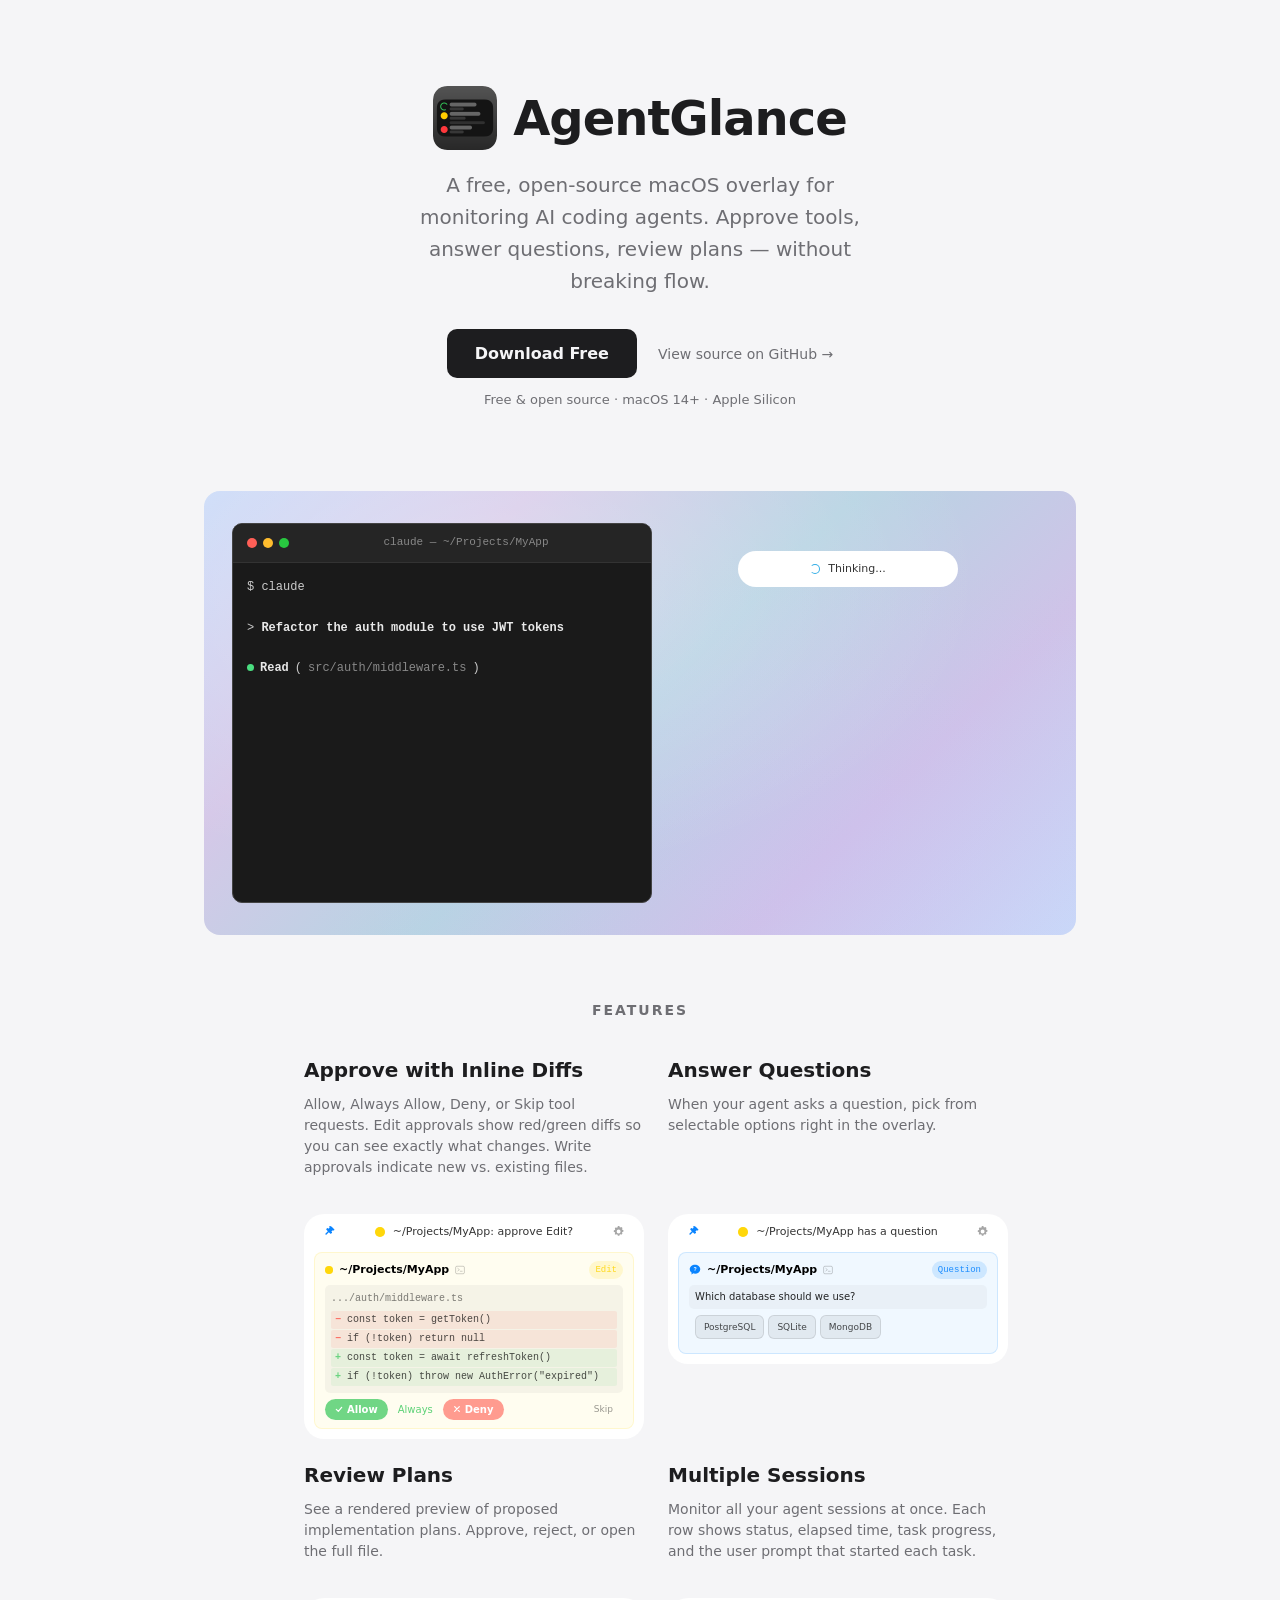
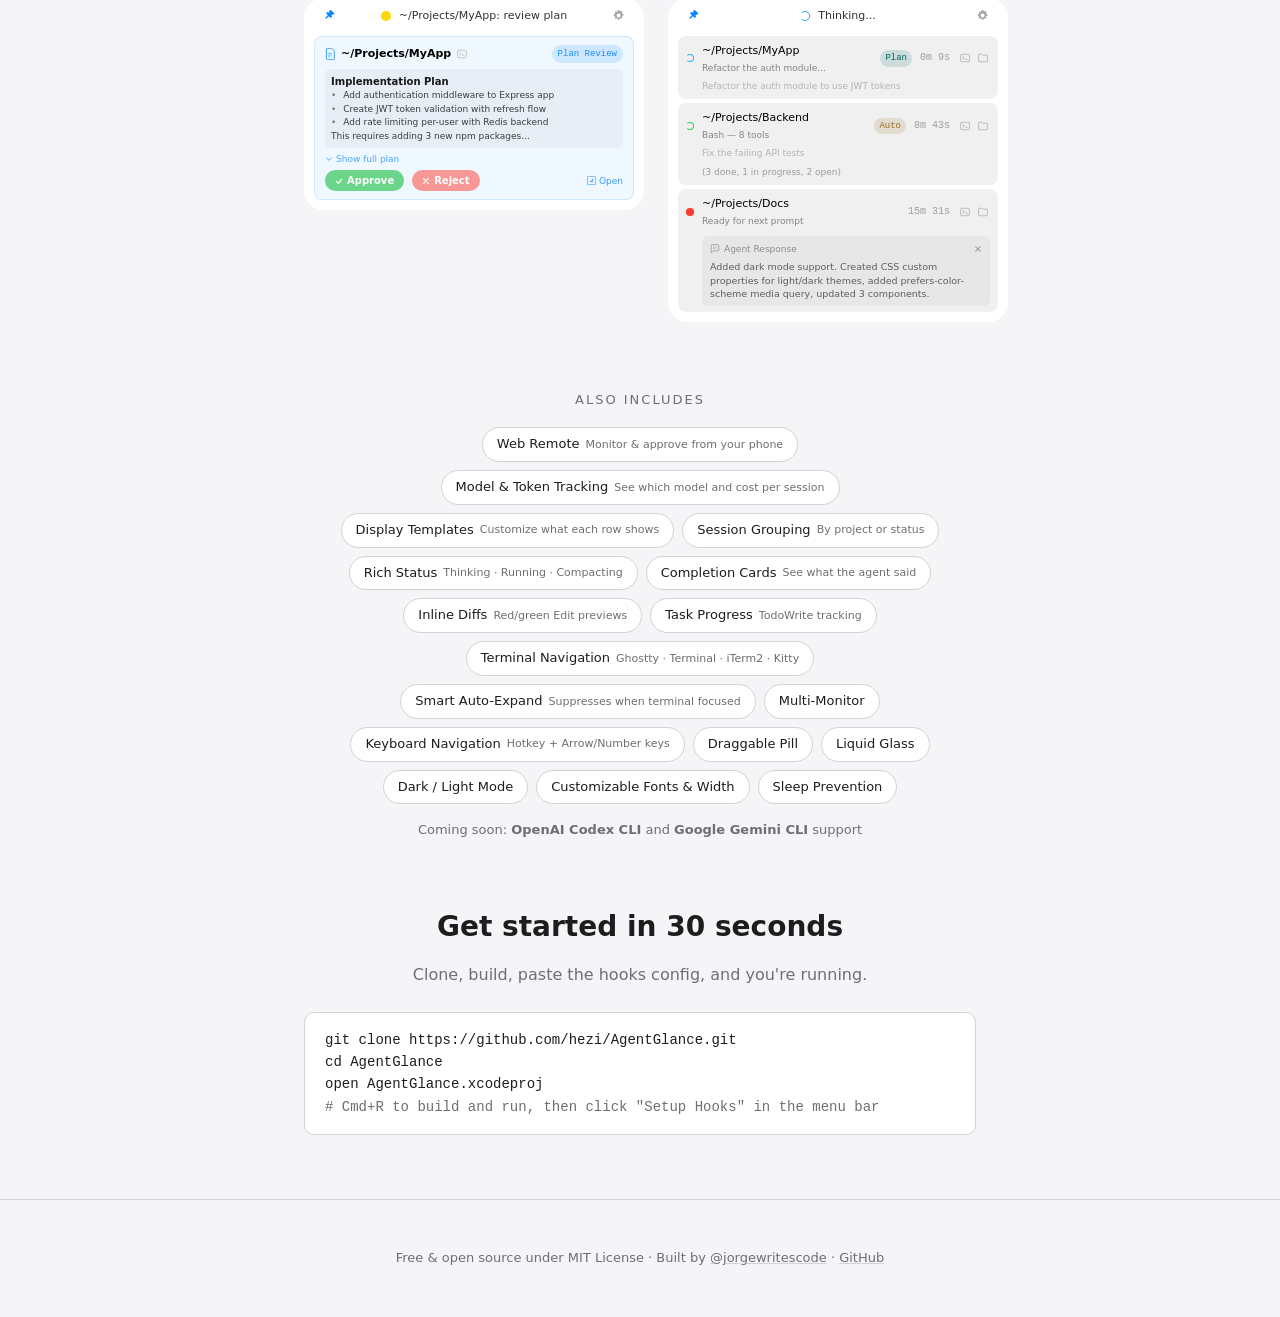
<file: docs/index.html>
<!DOCTYPE html>
<html lang="en">
<head>
    <meta charset="UTF-8">
    <meta name="viewport" content="width=device-width, initial-scale=1.0">
    <title>AgentGlance — Monitor your AI coding agents</title>
    <meta name="description" content="A macOS overlay for monitoring AI coding agents in real time. Approve tools, answer questions, review plans — all without leaving your flow.">
    <meta property="og:title" content="AgentGlance">
    <meta property="og:description" content="Monitor your AI coding agents from a floating macOS overlay.">
    <meta property="og:image" content="https://agentglance.app/icon.png">
    <meta property="og:url" content="https://agentglance.app">
    <meta name="twitter:card" content="summary">
    <link rel="icon" type="image/png" href="icon.png">
    <style>
        /* ── Page theme ── */
        :root {
            --bg: #0a0a0a;
            --fg: #e8e8e8;
            --muted: #888;
            --accent-green: #34c759;
            --accent-yellow: #ffd60a;
            --accent-red: #ff453a;
            --accent-blue: #0a84ff;
            --card-bg: #141414;
            --card-border: #222;
            --kbd-bg: #222;
            --max-width: 720px;
        }

        @media (prefers-color-scheme: light) {
            :root {
                --bg: #f5f5f7;
                --fg: #1d1d1f;
                --muted: #6e6e73;
                --accent-green: #28a745;
                --accent-yellow: #e6a700;
                --accent-red: #d93025;
                --accent-blue: #0066cc;
                --card-bg: #ffffff;
                --card-border: #d2d2d7;
                --kbd-bg: #e8e8ed;
            }
        }

        * { margin: 0; padding: 0; box-sizing: border-box; }

        body {
            font-family: -apple-system, BlinkMacSystemFont, 'SF Pro Display', 'Segoe UI', system-ui, sans-serif;
            background: var(--bg);
            color: var(--fg);
            line-height: 1.6;
            -webkit-font-smoothing: antialiased;
        }

        /* ── Hero ── */
        .hero {
            text-align: center;
            padding: 80px 24px 48px;
            max-width: var(--max-width);
            margin: 0 auto;
        }

        .hero-title {
            display: flex;
            align-items: center;
            justify-content: center;
            gap: 16px;
            margin-bottom: 12px;
        }

        .hero img.icon {
            width: 64px;
            height: 64px;
            border-radius: 14px;
        }

        .hero h1 {
            font-size: 48px;
            font-weight: 700;
            letter-spacing: -1px;
        }

        .hero .tagline {
            font-size: 20px;
            color: var(--muted);
            max-width: 480px;
            margin: 0 auto 32px;
        }

        .hero .cta {
            display: inline-flex;
            align-items: center;
            gap: 8px;
            background: var(--fg);
            color: var(--bg);
            padding: 12px 28px;
            border-radius: 10px;
            font-size: 16px;
            font-weight: 600;
            text-decoration: none;
            transition: opacity 0.2s;
        }
        .hero .cta:hover { opacity: 0.85; }

        .hero .cta-secondary {
            display: inline-flex;
            align-items: center;
            gap: 6px;
            color: var(--muted);
            font-size: 14px;
            text-decoration: none;
            margin-left: 16px;
            transition: color 0.2s;
        }
        .hero .cta-secondary:hover { color: var(--fg); }

        .hero .platform {
            display: block;
            font-size: 13px;
            color: var(--muted);
            margin-top: 12px;
        }

        /* ── Hero walkthrough ── */
        .hero-stage {
            max-width: 920px;
            margin: 0 auto;
            padding: 32px 24px 0;
        }

        .hero-wallpaper {
            background: linear-gradient(135deg, #1e3a5f 0%, #2d1b4e 25%, #1a3344 50%, #2b2145 75%, #1e3a5f 100%);
            border-radius: 16px;
            padding: 32px 28px;
            position: relative;
            overflow: hidden;
        }
        /* Subtle noise/depth overlay */
        .hero-wallpaper::before {
            content: '';
            position: absolute;
            inset: 0;
            background: radial-gradient(ellipse at 30% 20%, rgba(100,180,255,0.08) 0%, transparent 60%),
                        radial-gradient(ellipse at 70% 80%, rgba(180,100,255,0.06) 0%, transparent 60%);
            pointer-events: none;
        }

        @media (prefers-color-scheme: light) {
            .hero-wallpaper {
                background: linear-gradient(135deg, #c9daf8 0%, #d5c8e8 25%, #b8d4e3 50%, #cfc3e8 75%, #c9daf8 100%);
            }
            .hero-wallpaper::before {
                background: radial-gradient(ellipse at 30% 20%, rgba(255,255,255,0.3) 0%, transparent 60%),
                            radial-gradient(ellipse at 70% 80%, rgba(200,180,255,0.15) 0%, transparent 60%);
            }
        }

        .hero-walkthrough {
            display: flex;
            gap: 24px;
            position: relative;
            height: 380px;
        }

        @media (max-width: 700px) {
            .hero-walkthrough {
                flex-direction: column;
                align-items: center;
                gap: 16px;
            }
            .hero-wallpaper { padding: 16px 12px; }
            .hero-stage { padding: 32px 12px 0; }
            .fake-term-body { font-size: 10px; height: 220px; }
        }

        /* Fake terminal */
        .fake-term {
            width: 420px;
            max-width: 100%;
            background: #1a1a1a;
            border-radius: 10px;
            border: 1px solid #333;
            overflow: hidden;
            flex-shrink: 1;
        }
        @media (prefers-color-scheme: light) {
            .fake-term { background: #1a1a1a; border-color: #444; } /* terminal stays dark */
        }

        .fake-term-bar {
            display: flex;
            align-items: center;
            gap: 6px;
            padding: 10px 14px;
            background: #252525;
            border-bottom: 1px solid #333;
        }
        .fake-term-dot {
            width: 10px; height: 10px; border-radius: 50%;
        }
        .fake-term-dot.red { background: #ff5f57; }
        .fake-term-dot.yellow { background: #febc2e; }
        .fake-term-dot.green { background: #28c840; }
        .fake-term-title {
            flex: 1;
            text-align: center;
            font-size: 11px;
            color: #888;
            font-family: 'SF Mono', ui-monospace, monospace;
        }

        .fake-term-body {
            padding: 14px;
            font-family: 'SF Mono', ui-monospace, monospace;
            font-size: 12px;
            line-height: 1.7;
            color: #ccc;
            height: 280px;
            overflow-y: auto;
            scrollbar-width: none; /* Firefox */
        }
        .fake-term-body::-webkit-scrollbar { display: none; } /* Chrome/Safari */
        .fake-term-body .prompt { color: #ccc; }
        .fake-term-body .dim { color: #555; }
        .fake-term-body .blue { color: #60a5fa; }
        .fake-term-body .green { color: #4ade80; }
        .fake-term-body .yellow { color: #facc15; }
        .fake-term-body .white { color: #e8e8e8; font-weight: 600; }
        .fake-term-body .indent { padding-left: 20px; }
        .fake-term-body .result { color: #777; padding-left: 24px; }

        /* Green bullet for tool calls (matches Claude Code) */
        .fake-term-body .tool-line {
            display: flex; align-items: baseline; gap: 6px;
        }
        .fake-term-body .tool-dot {
            width: 7px; height: 7px; border-radius: 50%;
            background: #4ade80; flex-shrink: 0;
            margin-top: 2px;
        }
        .fake-term-body .tool-dot.blue { background: #60a5fa; }
        .fake-term-body .tool-name { color: #e8e8e8; font-weight: 600; }
        .fake-term-body .tool-detail { color: #888; }

        /* Claude response bullet */
        .fake-term-body .response-line {
            display: flex; align-items: baseline; gap: 6px;
        }
        .fake-term-body .resp-dot {
            width: 7px; height: 7px; border-radius: 50%;
            background: #e8e8e8; flex-shrink: 0;
            margin-top: 2px;
        }

        /* Permission box */
        .fake-term-body .perm-box {
            border: 1px solid rgba(100, 200, 255, 0.3);
            border-radius: 6px;
            padding: 8px 10px;
            margin: 4px 0;
        }
        .fake-term-body .perm-title { color: #facc15; font-weight: 600; }
        .fake-term-body .perm-desc { color: #777; font-size: 11px; }
        .fake-term-body .perm-opt { color: #ccc; }
        .fake-term-body .perm-opt .sel { color: #fff; font-weight: 600; }
        .fake-term-body .perm-opt .arrow { color: #4ade80; }
        .fake-term-body .perm-hint { color: #555; font-size: 11px; }

        /* Question box */
        .fake-term-body .q-line { color: #60a5fa; }
        .fake-term-body .q-opt { color: #ccc; padding-left: 12px; }
        .fake-term-body .q-opt .check { color: #4ade80; }
        .fake-term-body .q-hint { color: #555; font-size: 11px; }

        .fake-term-body .cursor {
            display: inline-block;
            width: 7px; height: 14px;
            background: #ccc;
            animation: blink 1s step-end infinite;
            vertical-align: text-bottom;
            margin-left: 2px;
        }
        @keyframes blink { 50% { opacity: 0; } }

        .hero-pill-col {
            display: flex;
            flex-direction: column;
            align-items: center;
            padding-top: 28px;
            position: absolute;
            right: 0;
            top: 0;
            width: 400px;
        }

        .hero-hint {
            font-size: 11px;
            color: var(--muted);
            margin-top: 12px;
            text-align: center;
            opacity: 0;
            transition: opacity 0.5s;
        }
        .hero-hint.visible { opacity: 1; }

        /* ── Features ── */
        .features {
            max-width: var(--max-width);
            margin: 0 auto;
            padding: 64px 24px;
        }

        .features > h2 {
            font-size: 14px;
            text-transform: uppercase;
            letter-spacing: 2px;
            color: var(--muted);
            margin-bottom: 32px;
            text-align: center;
        }

        .feature-demo-grid {
            display: grid;
            grid-template-columns: 1fr 1fr;
            grid-auto-rows: auto;
            gap: 0 24px;
            margin-bottom: 32px;
        }
        /* Each feature-section spans 3 implicit rows (title, desc, demo).
           Using subgrid so paired columns share row heights. */
        .feature-demo-grid .feature-section:nth-child(odd)  { grid-column: 1; }
        .feature-demo-grid .feature-section:nth-child(even) { grid-column: 2; }
        .feature-demo-grid .feature-section:nth-child(1),
        .feature-demo-grid .feature-section:nth-child(2) {
            grid-row: 1 / span 3;
        }
        .feature-demo-grid .feature-section:nth-child(3),
        .feature-demo-grid .feature-section:nth-child(4) {
            grid-row: 4 / span 3;
        }

        .feature-section {
            margin-bottom: 0;
            display: grid;
            grid-template-rows: subgrid;
        }

        @media (max-width: 800px) {
            .feature-demo-grid {
                grid-template-columns: 1fr;
            }
            .feature-demo-grid .feature-section:nth-child(n) {
                grid-column: 1;
                grid-row: auto / span 3;
            }
        }

        .feature-section h3 {
            font-size: 20px;
            font-weight: 600;
            margin-bottom: 8px;
        }

        .feature-section p {
            font-size: 14px;
            color: var(--muted);
            line-height: 1.5;
            margin-bottom: 16px;
        }

        .feature-demo {
            display: flex;
            justify-content: center;
            padding: 20px 0;
        }

        /* ── Feature grid (for non-demo features) ── */
        /* ── Also includes strip ── */
        .also-includes {
            text-align: center;
            margin-top: 48px;
        }

        .also-includes h3 {
            font-size: 13px;
            text-transform: uppercase;
            letter-spacing: 2px;
            color: var(--muted);
            margin-bottom: 16px;
            font-weight: 500;
        }

        .includes-strip {
            display: flex;
            flex-wrap: wrap;
            justify-content: center;
            gap: 8px;
        }

        .includes-pill {
            display: inline-flex;
            align-items: center;
            gap: 6px;
            font-size: 13px;
            font-weight: 500;
            color: var(--fg);
            background: var(--card-bg);
            border: 1px solid var(--card-border);
            padding: 6px 14px;
            border-radius: 99px;
            white-space: nowrap;
        }

        .includes-pill kbd {
            font-size: 11px;
            margin-left: 2px;
        }

        .includes-sub {
            font-size: 11px;
            font-weight: 400;
            color: var(--muted);
        }

        .includes-coming {
            font-size: 13px;
            color: var(--muted);
            margin-top: 16px;
        }

        kbd {
            background: var(--kbd-bg);
            padding: 2px 6px;
            border-radius: 4px;
            font-size: 13px;
            border: 1px solid var(--card-border);
        }

        /* ── Setup ── */
        .setup {
            max-width: var(--max-width);
            margin: 0 auto;
            padding: 0 24px 64px;
            text-align: center;
        }

        .setup h2 {
            font-size: 28px;
            font-weight: 700;
            margin-bottom: 12px;
        }

        .setup p {
            color: var(--muted);
            font-size: 16px;
            margin-bottom: 24px;
        }

        .setup code {
            display: block;
            background: var(--card-bg);
            border: 1px solid var(--card-border);
            border-radius: 10px;
            padding: 16px 20px;
            font-family: 'SF Mono', 'Fira Code', monospace;
            font-size: 14px;
            color: var(--fg);
            text-align: left;
            overflow-x: auto;
        }

        footer {
            text-align: center;
            padding: 48px 24px;
            border-top: 1px solid var(--card-border);
            color: var(--muted);
            font-size: 13px;
        }
        footer a {
            color: var(--muted);
            text-decoration: underline;
            text-decoration-color: var(--card-border);
        }
        footer a:hover { color: var(--fg); }

        @media (max-width: 600px) {
            .hero h1 { font-size: 32px; }
            .hero .tagline { font-size: 16px; }
            .hero .cta-secondary { display: block; margin: 12px 0 0; }
        }

        /* ═══════════════════════════════════════════════
           AgentGlance Pill Component
           ═══════════════════════════════════════════════ */
        .ag { --pill-fg: 255,255,255; --pill-bg: #000; }
        @media (prefers-color-scheme: light) {
            .ag { --pill-fg: 0,0,0; --pill-bg: #fff; }
        }

        .ag .sf { display: inline-flex; align-items: center; justify-content: center; flex-shrink: 0; }
        .ag .sf svg { display: block; }

        .ag-wrap {
            display: inline-flex;
            flex-direction: column;
            align-items: center;
        }

        /* Single container for pill + panel — transitions width as one unit */
        .ag-pill {
            background: var(--pill-bg);
            border-radius: 20px;
            cursor: pointer;
            transition: width 0.35s cubic-bezier(0.4,0,0.2,1);
            overflow: hidden;
            user-select: none;
        }

        .ag-pill-bar {
            display: flex;
            align-items: center;
            justify-content: center;
            height: 36px;
            padding: 0 16px;
        }

        .ag-pill-header {
            position: relative;
            display: flex;
            align-items: center;
            justify-content: center;
            width: 100%;
            height: 100%;
        }

        .ag-pill-label {
            display: flex;
            align-items: center;
            gap: 8px;
            white-space: nowrap;
        }
        .ag-pill-label .text {
            font-size: 11px;
            font-weight: 500;
            color: rgba(var(--pill-fg),0.8);
        }

        .ag-pill-buttons {
            position: absolute;
            left: 0; right: 0;
            display: flex;
            justify-content: space-between;
            align-items: center;
            opacity: 0;
            pointer-events: none;
            transition: opacity 0.2s;
        }
        .ag-pill.expanded .ag-pill-buttons {
            opacity: 1;
            pointer-events: auto;
        }

        .ag-pill-btn {
            background: none;
            border: none;
            color: rgba(var(--pill-fg),0.35);
            cursor: pointer;
            padding: 4px;
            display: flex;
            align-items: center;
            transition: color 0.15s;
        }
        .ag-pill-btn:hover { color: rgba(var(--pill-fg),0.6); }
        .ag-pill-btn.pinned { color: #0a84ff; }
        .ag-pill-btn svg { fill: currentColor; }

        .ag-panel {
            padding: 0 10px;
            display: flex;
            flex-direction: column;
            gap: 4px;
            max-height: 0;
            overflow: hidden;
            opacity: 0;
            transition: max-height 0.35s cubic-bezier(0.4,0,0.2,1),
                        opacity 0.25s ease,
                        padding 0.35s cubic-bezier(0.4,0,0.2,1);
        }
        .ag-panel.visible { max-height: 600px; opacity: 1; padding: 2px 10px 10px; }

        /* ── Rows ── */
        .ag .session-row {
            display: flex; flex-direction: column; gap: 4px;
            padding: 6px 8px; border-radius: 8px;
            background: rgba(var(--pill-fg),0.06);
        }

        .ag .session-row-main { display: flex; align-items: center; gap: 8px; }
        .ag .session-info { flex: 1; min-width: 0; display: flex; flex-direction: column; gap: 1px; }
        .ag .session-name { font-size: 11px; font-weight: 500; color: rgba(var(--pill-fg),1); white-space: nowrap; overflow: hidden; text-overflow: ellipsis; }
        .ag .session-detail { font-size: 9px; color: rgba(var(--pill-fg),0.45); white-space: nowrap; overflow: hidden; text-overflow: ellipsis; }
        .ag .session-time { font-size: 10px; font-family: 'SF Mono', ui-monospace, monospace; color: rgba(var(--pill-fg),0.35); white-space: nowrap; }

        .ag .session-actions { display: flex; gap: 4px; align-items: center; }
        .ag .session-actions button {
            background: none; border: none; color: rgba(var(--pill-fg),0.3);
            cursor: pointer; padding: 2px; display: flex; align-items: center; transition: color 0.15s;
        }
        .ag .session-actions button:hover { color: rgba(var(--pill-fg),0.6); }
        .ag .session-actions button svg { fill: currentColor; }

        .ag .session-url {
            display: flex; align-items: center; gap: 4px;
            font-size: 10px; font-family: 'SF Mono', ui-monospace, monospace;
            color: #0a84ff; text-decoration: underline; cursor: pointer; padding-left: 16px;
        }
        .ag .session-url svg { fill: #0a84ff; }

        .ag .mode-badge {
            font-size: 9px; font-weight: 500;
            font-family: 'SF Mono', ui-monospace, monospace;
            padding: 1px 5px; border-radius: 99px; white-space: nowrap;
        }
        .ag .mode-badge.plan { color: rgb(0,102,102); background: rgba(0,102,102,0.15); }
        .ag .mode-badge.auto { color: rgb(150,108,30); background: rgba(150,108,30,0.15); }

        /* Approval */
        .ag .approval-row {
            padding: 8px 10px; border-radius: 8px;
            background: rgba(255,214,10,0.06);
            border: 0.5px solid rgba(255,214,10,0.15);
            display: flex; flex-direction: column; gap: 6px;
        }
        .ag .approval-header { display: flex; align-items: center; gap: 6px; }
        .ag .approval-name { font-size: 11px; font-weight: 600; color: rgba(var(--pill-fg),1); }
        .ag .header-terminal { color: rgba(var(--pill-fg),0.25); display: flex; align-items: center; }
        .ag .header-terminal svg { fill: currentColor; }

        .ag .tool-badge {
            font-size: 9px; font-weight: 500; font-family: 'SF Mono', ui-monospace, monospace;
            padding: 2px 6px; border-radius: 99px; margin-left: auto;
        }
        .ag .tool-badge.yellow { color: rgba(255,214,10,0.9); background: rgba(255,214,10,0.15); }
        .ag .tool-badge.blue { color: rgba(10,132,255,0.9); background: rgba(10,132,255,0.15); }

        .ag .tool-summary {
            font-size: 10px; font-family: 'SF Mono', ui-monospace, monospace;
            color: rgba(var(--pill-fg),0.7); padding: 4px 6px; border-radius: 5px;
            background: rgba(var(--pill-fg),0.04);
            white-space: nowrap; overflow: hidden; text-overflow: ellipsis;
        }

        /* Edit diff rendering — matches EditDiffView.swift */
        .ag .edit-diff {
            font-size: 10px; font-family: 'SF Mono', ui-monospace, monospace;
            padding: 6px; border-radius: 5px;
            background: rgba(var(--pill-fg),0.04);
        }
        .ag .diff-path {
            font-size: 10px; font-family: 'SF Mono', ui-monospace, monospace;
            color: rgba(var(--pill-fg),0.5); margin-bottom: 4px;
            white-space: nowrap; overflow: hidden; text-overflow: ellipsis;
        }
        .ag .diff-line {
            padding: 1px 4px; border-radius: 2px; margin: 1px 0;
            white-space: nowrap; overflow: hidden; text-overflow: ellipsis;
            font-size: 10px; font-family: 'SF Mono', ui-monospace, monospace;
        }
        /* App uses .red.opacity(0.08) bg, .red.opacity(0.7) prefix — SwiftUI .red=#ff3b30 */
        .ag .diff-del { background: rgba(255,59,48,0.08); color: rgba(var(--pill-fg),0.7); }
        /* App uses .green.opacity(0.08) bg, .green.opacity(0.7) prefix — SwiftUI .green=#34c759 */
        .ag .diff-add { background: rgba(52,199,89,0.08); color: rgba(var(--pill-fg),0.7); }
        .ag .diff-prefix { font-weight: 700; margin-right: 6px; }
        .ag .diff-del .diff-prefix { color: rgba(255,59,48,0.7); }
        .ag .diff-add .diff-prefix { color: rgba(52,199,89,0.7); }
        .ag .diff-ctx { background: none; color: rgba(var(--pill-fg),0.7); }
        .ag .diff-ctx .diff-prefix { color: rgba(var(--pill-fg),0.3); }

        /* Write new file indicator — matches NotchOverlay toolDetailBlock */
        .ag .write-indicator {
            display: flex; align-items: center; gap: 4px;
            font-size: 10px; padding: 4px 6px; border-radius: 5px;
            background: rgba(var(--pill-fg),0.04);
        }
        /* App uses .green.opacity(0.7) for new file label */
        .ag .write-label { font-weight: 600; color: rgba(52,199,89,0.7); font-size: 9px; }
        .ag .write-path {
            font-family: 'SF Mono', ui-monospace, monospace;
            color: rgba(var(--pill-fg),0.7); font-size: 10px;
        }

        /* User prompt context — app uses fg.opacity(0.25), badgeSize */
        .ag .session-prompt {
            font-size: 9px; color: rgba(var(--pill-fg),0.25);
            padding-left: 16px; white-space: nowrap; overflow: hidden; text-overflow: ellipsis;
        }

        /* Todo progress — app uses fg.opacity(0.35), badgeSize */
        .ag .session-todo {
            font-size: 9px; color: rgba(var(--pill-fg),0.35);
            padding-left: 16px;
        }

        /* Completion card — matches CompletionCardView.swift */
        .ag .completion-card {
            margin: 4px 0 0 16px; padding: 6px 8px; border-radius: 6px;
            /* App uses fg.opacity(0.04) */
            background: rgba(var(--pill-fg),0.04);
        }
        .ag .completion-header {
            display: flex; align-items: center; gap: 4px;
            /* App uses fg.opacity(0.4), badgeSize (~9px at .m scale) */
            font-size: 9px; font-weight: 500; color: rgba(var(--pill-fg),0.4); margin-bottom: 4px;
        }
        .ag .completion-icon { display: flex; align-items: center; }
        .ag .completion-icon svg { fill: none; stroke: currentColor; }
        .ag .completion-dismiss {
            /* App uses fg.opacity(0.3) */
            margin-left: auto; display: flex; align-items: center;
            color: rgba(var(--pill-fg),0.3);
        }
        .ag .completion-dismiss svg { stroke: currentColor; }
        .ag .completion-text {
            /* App uses fg.opacity(0.6), detailSize (~9px at .m scale) */
            font-size: 9.5px; color: rgba(var(--pill-fg),0.6);
            line-height: 1.4; max-height: 60px; overflow: hidden;
        }

        .ag .approval-actions { display: flex; align-items: center; gap: 6px; }

        .ag .btn {
            display: inline-flex; align-items: center; gap: 4px;
            border: none; border-radius: 99px; padding: 5px 10px;
            font-size: 10px; font-weight: 600; cursor: pointer;
            transition: filter 0.15s; white-space: nowrap; font-family: inherit;
        }
        .ag .btn:hover { filter: brightness(1.15); }
        .ag .btn svg { fill: currentColor; }

        .ag .btn-allow { background: rgba(52,199,89,0.7); color: #fff; }
        .ag .btn-always { background: none; color: rgba(52,199,89,0.8); font-weight: 500; padding: 5px 4px; }
        .ag .btn-deny { background: rgba(255,59,48,0.5); color: #fff; }
        .ag .btn-skip { background: none; color: rgba(var(--pill-fg),0.4); font-size: 9px; font-weight: 500; margin-left: auto; }
        .ag .btn-approve { background: rgba(52,199,89,0.7); color: #fff; }
        .ag .btn-reject { background: rgba(255,59,48,0.5); color: #fff; }
        .ag .btn-submit { background: rgba(10,132,255,0.7); color: #fff; }

        /* Question */
        .ag .question-row {
            padding: 8px 10px; border-radius: 8px;
            background: rgba(10,132,255,0.06);
            border: 0.5px solid rgba(10,132,255,0.15);
            display: flex; flex-direction: column; gap: 6px;
        }
        .ag .question-header { display: flex; align-items: center; gap: 6px; }
        .ag .question-icon { color: #0a84ff; display: flex; align-items: center; }
        .ag .question-icon svg { fill: currentColor; }
        .ag .question-text {
            font-size: 10px; font-weight: 500; color: rgba(var(--pill-fg),0.85);
            padding: 4px 6px; border-radius: 5px; background: rgba(var(--pill-fg),0.03);
        }
        .ag .option-chips { display: flex; flex-wrap: wrap; gap: 4px; padding: 0 6px; }
        .ag .option-chip {
            font-size: 9px; padding: 4px 8px; border-radius: 6px;
            background: rgba(var(--pill-fg),0.06);
            border: 0.5px solid rgba(var(--pill-fg),0.1);
            color: rgba(var(--pill-fg),0.7);
            cursor: pointer; transition: all 0.15s; user-select: none;
        }
        .ag .option-chip:hover { background: rgba(var(--pill-fg),0.1); }
        .ag .option-chip.selected {
            background: rgba(10,132,255,0.7); border-color: #0a84ff;
            color: #fff; font-weight: 600;
        }

        /* Plan */
        .ag .plan-row {
            padding: 8px 10px; border-radius: 8px;
            background: rgba(10,132,255,0.06);
            border: 0.5px solid rgba(10,132,255,0.15);
            display: flex; flex-direction: column; gap: 6px;
        }
        .ag .plan-icon { color: #0a84ff; display: flex; align-items: center; }
        .ag .plan-icon svg { fill: currentColor; }
        .ag .plan-preview {
            font-size: 9px; color: rgba(var(--pill-fg),0.75);
            padding: 5px 6px; border-radius: 5px; background: rgba(var(--pill-fg),0.04); line-height: 1.5;
        }
        .ag .plan-preview .heading { font-weight: 600; color: rgba(var(--pill-fg),0.9); font-size: 10px; }
        .ag .plan-preview .bullet { color: rgba(var(--pill-fg),0.5); margin-right: 4px; }
        .ag .plan-actions { display: flex; align-items: center; gap: 8px; }
        .ag .btn-open {
            background: none; border: none; color: rgba(10,132,255,0.8);
            font-size: 9px; font-weight: 500; cursor: pointer; margin-left: auto;
            display: flex; align-items: center; gap: 3px; font-family: inherit;
        }
        .ag .btn-open svg { fill: currentColor; }
        .ag .show-plan-btn {
            background: none; border: none; color: rgba(10,132,255,0.7);
            font-size: 9px; font-weight: 500; cursor: pointer;
            display: flex; align-items: center; gap: 3px; padding: 0; font-family: inherit;
        }
        .ag .show-plan-btn svg { fill: currentColor; }

        /* Indicators */
        .ag .indicator { width: 10px; height: 10px; flex-shrink: 0; }
        .ag .indicator-small { width: 8px; height: 8px; flex-shrink: 0; }

        @keyframes ag-spin { 0% { transform: rotate(0deg); } 100% { transform: rotate(360deg); } }
        .ag .spinner {
            border-radius: 50%;
            border: 1.5px solid transparent;
            border-top-color: #34c759; border-right-color: #34c759; border-bottom-color: #34c759;
            border-left-color: transparent;
            animation: ag-spin 0.8s linear infinite;
        }

        @keyframes ag-pulse { 0%,100% { transform: scale(1); opacity: 1; } 50% { transform: scale(1.6); opacity: 0.3; } }
        .ag .pulse { position: relative; border-radius: 50%; }
        .ag .pulse::after {
            content: ''; position: absolute; inset: 0; border-radius: 50%;
            animation: ag-pulse 1s ease-in-out infinite;
        }
        .ag .pulse-yellow { background: #ffd60a; }
        .ag .pulse-yellow::after { background: rgba(255,214,10,0.3); }
        .ag .pulse-red { background: #ff3b30; }
        .ag .pulse-red::after { background: rgba(255,59,48,0.3); }
        .ag .dot-gray { border-radius: 50%; background: #6b7280; }
    </style>
</head>
<body>

    <section class="hero">
        <div class="hero-title">
            <img src="icon.png" alt="AgentGlance" class="icon">
            <h1>AgentGlance</h1>
        </div>
        <p class="tagline">A free, open-source macOS overlay for monitoring AI coding agents. Approve tools, answer questions, review plans — without breaking flow.</p>
        <a href="https://github.com/hezi/AgentGlance/releases/download/v2.0.0/AgentGlance-v2.0.0.zip" class="cta">Download Free</a>
        <a href="https://github.com/hezi/AgentGlance" class="cta-secondary">View source on GitHub &rarr;</a>
        <span class="platform">Free &amp; open source &middot; macOS 14+ &middot; Apple Silicon</span>
    </section>

    <!-- Hero: interactive walkthrough -->
    <div class="hero-stage">
        <div class="hero-wallpaper">
            <div class="hero-walkthrough">
                <div class="fake-term">
                    <div class="fake-term-bar">
                        <div class="fake-term-dot red"></div>
                        <div class="fake-term-dot yellow"></div>
                        <div class="fake-term-dot green"></div>
                        <div class="fake-term-title">claude — ~/Projects/MyApp</div>
                    </div>
                    <div class="fake-term-body" id="term-body"></div>
                </div>
                <div class="hero-pill-col">
                    <div class="ag" id="hero-pill"></div>
                    <div class="hero-hint" id="hero-hint"></div>
                </div>
            </div>
        </div>
    </div>

    <section class="features">
        <h2>Features</h2>

        <div class="feature-demo-grid">
            <!-- Approve with Inline Diffs -->
            <div class="feature-section">
                <h3>Approve with Inline Diffs</h3>
                <p>Allow, Always Allow, Deny, or Skip tool requests. Edit approvals show red/green diffs so you can see exactly what changes. Write approvals indicate new vs. existing files.</p>
                <div class="feature-demo">
                    <div class="ag" id="demo-approval"></div>
                </div>
            </div>

            <!-- Answer Questions -->
            <div class="feature-section">
                <h3>Answer Questions</h3>
                <p>When your agent asks a question, pick from selectable options right in the overlay.</p>
                <div class="feature-demo">
                    <div class="ag" id="demo-question"></div>
                </div>
            </div>

            <!-- Review Plans -->
            <div class="feature-section">
                <h3>Review Plans</h3>
                <p>See a rendered preview of proposed implementation plans. Approve, reject, or open the full file.</p>
                <div class="feature-demo">
                    <div class="ag" id="demo-plan"></div>
                </div>
            </div>

            <!-- Multi-session -->
            <div class="feature-section">
                <h3>Multiple Sessions</h3>
                <p>Monitor all your agent sessions at once. Each row shows status, elapsed time, task progress, and the user prompt that started each task.</p>
                <div class="feature-demo">
                    <div class="ag" id="demo-multi"></div>
                </div>
            </div>
        </div>

        <!-- Also includes -->
        <div class="also-includes">
            <h3>Also includes</h3>
            <div class="includes-strip">
                <span class="includes-pill">Web Remote <span class="includes-sub">Monitor &amp; approve from your phone</span></span>
                <span class="includes-pill">Model &amp; Token Tracking <span class="includes-sub">See which model and cost per session</span></span>
                <span class="includes-pill">Display Templates <span class="includes-sub">Customize what each row shows</span></span>
                <span class="includes-pill">Session Grouping <span class="includes-sub">By project or status</span></span>
                <span class="includes-pill">Rich Status <span class="includes-sub">Thinking · Running · Compacting</span></span>
                <span class="includes-pill">Completion Cards <span class="includes-sub">See what the agent said</span></span>
                <span class="includes-pill">Inline Diffs <span class="includes-sub">Red/green Edit previews</span></span>
                <span class="includes-pill">Task Progress <span class="includes-sub">TodoWrite tracking</span></span>
                <span class="includes-pill">Terminal Navigation <span class="includes-sub">Ghostty · Terminal · iTerm2 · Kitty</span></span>
                <span class="includes-pill">Smart Auto-Expand <span class="includes-sub">Suppresses when terminal focused</span></span>
                <span class="includes-pill">Multi-Monitor</span>
                <span class="includes-pill">Keyboard Navigation <span class="includes-sub">Hotkey + Arrow/Number keys</span></span>
                <span class="includes-pill">Draggable Pill</span>
                <span class="includes-pill">Liquid Glass</span>
                <span class="includes-pill">Dark / Light Mode</span>
                <span class="includes-pill">Customizable Fonts &amp; Width</span>
                <span class="includes-pill">Sleep Prevention</span>
            </div>
            <p class="includes-coming">Coming soon: <strong>OpenAI Codex CLI</strong> and <strong>Google Gemini CLI</strong> support</p>
        </div>
    </section>

    <section class="setup">
        <h2>Get started in 30 seconds</h2>
        <p>Clone, build, paste the hooks config, and you're running.</p>
        <code>
git clone https://github.com/hezi/AgentGlance.git<br>
cd AgentGlance<br>
open AgentGlance.xcodeproj<br>
<span style="color: var(--muted)"># Cmd+R to build and run, then click "Setup Hooks" in the menu bar</span>
        </code>
    </section>

    <footer>
        <p>
            Free &amp; open source under MIT License &middot;
            Built by <a href="https://x.com/jorgewritescode">@jorgewritescode</a> &middot;
            <a href="https://github.com/hezi/AgentGlance">GitHub</a>
        </p>
    </footer>

<script>
// ═══════════════════════════════════════════════
// AgentGlance Pill Component
// ═══════════════════════════════════════════════

const SF = {
  pin:      `<svg width="11" height="11" viewBox="0 0 16 16"><path d="M9.828 1.172a1 1 0 0 1 1.414 0l3.586 3.586a1 1 0 0 1-.707 1.707L12 6.586l-1.293 1.293.707.707a1 1 0 0 1 0 1.414l-1 1a1 1 0 0 1-1.414 0L7 9l-3.293 3.293a1 1 0 0 1-1.414-1.414L5.586 7.586 3.586 5.586a1 1 0 0 1 0-1.414l1-1a1 1 0 0 1 1.414 0l.707.707L8 2.586l-.121-2.121a1 1 0 0 1 .707-1.707l1.242.414z"/></svg>`,
  pinFill:  `<svg width="11" height="11" viewBox="0 0 16 16"><path d="M9.828 1.172a1 1 0 0 1 1.414 0l3.586 3.586a1 1 0 0 1-.707 1.707L12 6.586l-1.293 1.293.707.707a1 1 0 0 1 0 1.414l-1 1a1 1 0 0 1-1.414 0L7 9l-3.293 3.293a1 1 0 0 1-1.414-1.414L5.586 7.586 3.586 5.586a1 1 0 0 1 0-1.414l1-1a1 1 0 0 1 1.414 0l.707.707L8 2.586l-.121-2.121a1 1 0 0 1 .707-1.707l1.242.414z"/></svg>`,
  gear:     `<svg width="11" height="11" viewBox="0 0 20 20"><path d="M11.078 0c.294 0 .557.183.656.46l.573 1.608c.347.13.68.29.997.476l1.588-.636a.694.694 0 0 1 .774.2l1.226 1.226a.694.694 0 0 1 .2.774l-.636 1.588c.187.317.346.65.476.997l1.608.573a.694.694 0 0 1 .46.656v1.734a.694.694 0 0 1-.46.656l-1.608.573c-.13.347-.29.68-.476.997l.636 1.588a.694.694 0 0 1-.2.774l-1.226 1.226a.694.694 0 0 1-.774.2l-1.588-.636c-.317.187-.65.346-.997.476l-.573 1.608a.694.694 0 0 1-.656.46H9.344a.694.694 0 0 1-.656-.46l-.573-1.608a6.3 6.3 0 0 1-.997-.476l-1.588.636a.694.694 0 0 1-.774-.2L3.53 14.844a.694.694 0 0 1-.2-.774l.636-1.588a6.3 6.3 0 0 1-.476-.997L1.882 10.912a.694.694 0 0 1-.46-.656V8.522c0-.294.183-.557.46-.656l1.608-.573c.13-.347.29-.68.476-.997l-.636-1.588a.694.694 0 0 1 .2-.774L4.756 2.708a.694.694 0 0 1 .774-.2l1.588.636c.317-.187.65-.346.997-.476L8.688.46A.694.694 0 0 1 9.344 0h1.734zM10.211 6.5a3.5 3.5 0 1 0 0 7 3.5 3.5 0 0 0 0-7z"/></svg>`,
  terminal: `<svg width="10" height="10" viewBox="0 0 16 16"><rect x="1" y="2" width="14" height="12" rx="2" fill="none" stroke="currentColor" stroke-width="1.2"/><path d="M4.5 5.5l2.5 2-2.5 2" fill="none" stroke="currentColor" stroke-width="1.2" stroke-linecap="round" stroke-linejoin="round"/><line x1="8.5" y1="10" x2="11.5" y2="10" stroke="currentColor" stroke-width="1.2" stroke-linecap="round"/></svg>`,
  folder:   `<svg width="10" height="10" viewBox="0 0 16 16"><path d="M1 3.5A1.5 1.5 0 0 1 2.5 2h3.172a1.5 1.5 0 0 1 1.06.44l.828.828a.5.5 0 0 0 .354.146H13.5A1.5 1.5 0 0 1 15 4.914V12.5A1.5 1.5 0 0 1 13.5 14h-11A1.5 1.5 0 0 1 1 12.5v-9z" fill="none" stroke="currentColor" stroke-width="1.2"/></svg>`,
  check:    `<svg width="8" height="8" viewBox="0 0 12 12"><path d="M2 6.5l3 3 5-6" fill="none" stroke="currentColor" stroke-width="1.8" stroke-linecap="round" stroke-linejoin="round"/></svg>`,
  xmark:    `<svg width="8" height="8" viewBox="0 0 12 12"><path d="M2.5 2.5l7 7M9.5 2.5l-7 7" fill="none" stroke="currentColor" stroke-width="1.8" stroke-linecap="round"/></svg>`,
  checkCircle: `<svg width="10" height="10" viewBox="0 0 16 16"><circle cx="8" cy="8" r="7" fill="#34c759"/><path d="M4.5 8l2.5 2.5 4.5-5" fill="none" stroke="white" stroke-width="1.5" stroke-linecap="round" stroke-linejoin="round"/></svg>`,
  questionBubble: `<svg width="12" height="12" viewBox="0 0 16 16"><path d="M8 1C4.134 1 1 3.686 1 7c0 1.886 1.075 3.555 2.737 4.622L3 14l3.078-1.538C6.7 12.82 7.336 13 8 13c3.866 0 7-2.686 7-6s-3.134-6-7-6z" fill="currentColor"/><text x="8" y="9.5" text-anchor="middle" font-size="7" font-weight="bold" fill="white" font-family="-apple-system,sans-serif">?</text></svg>`,
  docText:  `<svg width="10" height="12" viewBox="0 0 14 16"><path d="M2 1.5A1.5 1.5 0 0 1 3.5 0h5.086a1.5 1.5 0 0 1 1.06.44l2.915 2.914A1.5 1.5 0 0 1 13 4.414V14.5A1.5 1.5 0 0 1 11.5 16h-8A1.5 1.5 0 0 1 2 14.5v-13z" fill="none" stroke="currentColor" stroke-width="1.1"/><line x1="4.5" y1="7" x2="9.5" y2="7" stroke="currentColor" stroke-width="0.8"/><line x1="4.5" y1="9.5" x2="9.5" y2="9.5" stroke="currentColor" stroke-width="0.8"/><line x1="4.5" y1="12" x2="7.5" y2="12" stroke="currentColor" stroke-width="0.8"/></svg>`,
  globe:    `<svg width="10" height="10" viewBox="0 0 16 16"><circle cx="8" cy="8" r="6.5" fill="none" stroke="currentColor" stroke-width="1.1"/><ellipse cx="8" cy="8" rx="3" ry="6.5" fill="none" stroke="currentColor" stroke-width="1.1"/><line x1="1.5" y1="8" x2="14.5" y2="8" stroke="currentColor" stroke-width="1.1"/></svg>`,
  chevDown: `<svg width="8" height="8" viewBox="0 0 12 12"><path d="M2.5 4.5l3.5 3.5 3.5-3.5" fill="none" stroke="currentColor" stroke-width="1.5" stroke-linecap="round" stroke-linejoin="round"/></svg>`,
  arrowUpRight: `<svg width="9" height="9" viewBox="0 0 14 14"><rect x="0.5" y="0.5" width="13" height="13" rx="2" fill="none" stroke="currentColor" stroke-width="1.1"/><path d="M5 9l4-4M9 5v4h-4" fill="none" stroke="currentColor" stroke-width="1.1" stroke-linecap="round" stroke-linejoin="round"/></svg>`,
  textBubble: `<svg width="10" height="10" viewBox="0 0 16 16"><path d="M2 2.5A1.5 1.5 0 0 1 3.5 1h9A1.5 1.5 0 0 1 14 2.5v7A1.5 1.5 0 0 1 12.5 11H5.707l-2.853 2.854A.5.5 0 0 1 2 13.5v-11z" fill="none" stroke="currentColor" stroke-width="1.1"/><line x1="5" y1="5" x2="11" y2="5" stroke="currentColor" stroke-width="0.8"/><line x1="5" y1="7.5" x2="9" y2="7.5" stroke="currentColor" stroke-width="0.8"/></svg>`,
  xmarkSmall: `<svg width="8" height="8" viewBox="0 0 10 10"><path d="M2 2l6 6M8 2l-6 6" fill="none" stroke="currentColor" stroke-width="1.4" stroke-linecap="round"/></svg>`,
};

const IND = {
  working:  '<div class="indicator spinner" style="border-top-color:#34c759;border-right-color:#34c759;border-bottom-color:#34c759"></div>',
  workingS: '<div class="indicator-small spinner" style="border-top-color:#34c759;border-right-color:#34c759;border-bottom-color:#34c759"></div>',
  thinking: '<div class="indicator spinner" style="border-top-color:#32ade6;border-right-color:#32ade6;border-bottom-color:#32ade6"></div>',
  thinkingS:'<div class="indicator-small spinner" style="border-top-color:#32ade6;border-right-color:#32ade6;border-bottom-color:#32ade6"></div>',
  compacting:'<div class="indicator spinner" style="border-top-color:#ff9500;border-right-color:#ff9500;border-bottom-color:#ff9500"></div>',
  compactingS:'<div class="indicator-small spinner" style="border-top-color:#ff9500;border-right-color:#ff9500;border-bottom-color:#ff9500"></div>',
  approval: '<div class="indicator pulse pulse-yellow"></div>',
  approvalS:'<div class="indicator-small pulse pulse-yellow"></div>',
  ready:    '<div class="indicator pulse pulse-red"></div>',
  readyS:   '<div class="indicator-small pulse pulse-red"></div>',
  idle:     '<div class="indicator dot-gray"></div>',
  idleS:    '<div class="indicator-small dot-gray"></div>',
  complete: SF.checkCircle,
};

// ── Pill component factory ──

function createPill(container, config) {
  const id = container.id;
  const state = {
    expanded: config.startExpanded || false,
    pinned: config.pinned || false,
    sessions: JSON.parse(JSON.stringify(config.sessions)), // deep copy
    displayState: config.displayState,
    pillText: config.pillText,
    pillIndicator: config.pillIndicator,
    pillSubdued: config.pillSubdued || false,
    width: config.width || 340,
    collapsedWidth: config.collapsedWidth || 220,
  };

  container.innerHTML = `
    <div class="ag-wrap">
      <div class="ag-pill" style="width:${state.expanded ? state.width : state.collapsedWidth}px" data-id="${id}">
        <div class="ag-pill-bar">
          <div class="ag-pill-header">
            <div class="ag-pill-label" data-label="${id}"></div>
            <div class="ag-pill-buttons">
              <button class="ag-pill-btn${state.pinned ? ' pinned' : ''}" data-pin="${id}" style="transform:rotate(${state.pinned ? 0 : 45}deg)">${state.pinned ? SF.pinFill : SF.pin}</button>
              <button class="ag-pill-btn" data-settings="${id}">${SF.gear}</button>
            </div>
          </div>
        </div>
        <div class="ag-panel" data-panel="${id}"></div>
      </div>
    </div>`;

  const pillEl = container.querySelector(`[data-id="${id}"]`);
  const panelEl = container.querySelector(`[data-panel="${id}"]`);
  const labelEl = container.querySelector(`[data-label="${id}"]`);
  const pinEl = container.querySelector(`[data-pin="${id}"]`);
  const wrap = container.querySelector('.ag-wrap');

  function render() {
    // Pill label
    const ind = IND[state.pillIndicator] || IND.idle;
    const subdued = state.pillSubdued ? `style="color:rgba(var(--pill-fg),0.35)"` : '';
    labelEl.innerHTML = `${ind}<span class="text" ${subdued}>${state.pillText}</span>`;

    // Pill width + expanded class
    pillEl.style.width = (state.expanded ? state.width : state.collapsedWidth) + 'px';
    pillEl.classList.toggle('expanded', state.expanded);
    panelEl.classList.toggle('visible', state.expanded);

    // Panel content
    panelEl.innerHTML = state.sessions.map((s, idx) => renderRow(s, idx, id)).join('');
  }

  function renderRow(s, idx, pid) {
    switch (s.type) {
      case 'approval': return renderApproval(s, idx, pid);
      case 'question': return renderQuestion(s, idx, pid);
      case 'plan': return renderPlan(s, idx, pid);
      default: return renderSession(s);
    }
  }

  function renderSession(s) {
    const indKey = (s.state || 'idle') + 'S';
    const ind = IND[indKey] || IND.idleS;
    const badge = s.mode ? `<span class="mode-badge ${s.mode}">${s.mode[0].toUpperCase()+s.mode.slice(1)}</span>` : '';
    const url = s.url ? `<div class="session-url"><span class="sf">${SF[s.url.icon]}</span> ${s.url.text}</div>` : '';
    const prompt = s.prompt ? `<div class="session-prompt">${s.prompt}</div>` : '';
    const todo = s.todo ? `<div class="session-todo">(${s.todo})</div>` : '';
    const completion = s.completion ? `<div class="completion-card"><div class="completion-header"><span class="completion-icon">${SF.textBubble}</span> <span>Agent Response</span><span class="completion-dismiss">${SF.xmarkSmall}</span></div><div class="completion-text">${s.completion}</div></div>` : '';
    return `<div class="session-row"><div class="session-row-main">${ind}<div class="session-info"><div class="session-name">${s.name}</div><div class="session-detail">${s.detail}</div></div>${badge}<span class="session-time">${s.time}</span><div class="session-actions"><button><span class="sf">${SF.terminal}</span></button><button><span class="sf">${SF.folder}</span></button></div></div>${url}${prompt}${todo}${completion}</div>`;
  }

  function renderApproval(s, idx, pid) {
    const q = s.queueCount > 1 ? `<span style="font-size:9px;font-weight:600;color:rgba(255,214,10,0.7)">+${s.queueCount-1}</span>` : '';
    let detail = `<div class="tool-summary">${s.summary}</div>`;
    // Inline diff for Edit tool — proper LCS line diff matching the app
    if (s.diff) {
      const diffHtml = computeDiffHtml(s.diff.old, s.diff.new);
      detail = `<div class="edit-diff"><div class="diff-path">${s.diff.file}</div>${diffHtml}</div>`;
    }
    // Write new-file indicator
    if (s.isNewFile !== undefined) {
      const icon = s.isNewFile ? '📄+' : '✏️';
      const label = s.isNewFile ? 'New file' : 'Overwrite';
      detail = `<div class="write-indicator"><span>${icon}</span> <span class="write-label">${label}</span> <span class="write-path">${s.summary}</span></div>`;
    }
    return `<div class="approval-row"><div class="approval-header">${IND.approvalS}<span class="approval-name">${s.name}</span><span class="header-terminal">${SF.terminal}</span><span style="flex:1"></span><span class="tool-badge yellow">${s.tool}</span></div>${detail}<div class="approval-actions"><button class="btn btn-allow" onclick="pillAction('${pid}',${idx},'allow')"><span class="sf">${SF.check}</span> Allow</button><button class="btn btn-always" onclick="pillAction('${pid}',${idx},'allow')">Always</button><button class="btn btn-deny" onclick="pillAction('${pid}',${idx},'deny')"><span class="sf">${SF.xmark}</span> Deny</button>${q}<button class="btn btn-skip" onclick="pillAction('${pid}',${idx},'deny')">Skip</button></div></div>`;
  }

  function esc(s) { return s.replace(/&/g,'&amp;').replace(/</g,'&lt;').replace(/>/g,'&gt;'); }

  // LCS-based line diff — matches EditDiffView.computeDiff in the app
  function computeDiffHtml(oldStr, newStr) {
    const oldL = oldStr.split('\n'), newL = newStr.split('\n');
    const m = oldL.length, n = newL.length;
    // LCS table
    const dp = Array.from({length: m+1}, () => Array(n+1).fill(0));
    for (let i = 1; i <= m; i++)
      for (let j = 1; j <= n; j++)
        dp[i][j] = oldL[i-1] === newL[j-1] ? dp[i-1][j-1]+1 : Math.max(dp[i-1][j], dp[i][j-1]);
    // Backtrack
    const lines = [];
    let i = m, j = n;
    while (i > 0 || j > 0) {
      if (i > 0 && j > 0 && oldL[i-1] === newL[j-1]) {
        lines.push({kind:'ctx', text:oldL[i-1]}); i--; j--;
      } else if (j > 0 && (i === 0 || dp[i][j-1] >= dp[i-1][j])) {
        lines.push({kind:'add', text:newL[j-1]}); j--;
      } else {
        lines.push({kind:'del', text:oldL[i-1]}); i--;
      }
    }
    lines.reverse();
    return lines.map(l => {
      if (l.kind === 'del') return `<div class="diff-line diff-del"><span class="diff-prefix">−</span>${esc(l.text)}</div>`;
      if (l.kind === 'add') return `<div class="diff-line diff-add"><span class="diff-prefix">+</span>${esc(l.text)}</div>`;
      return `<div class="diff-line diff-ctx"><span class="diff-prefix"> </span>${esc(l.text)}</div>`;
    }).join('');
  }

  function renderQuestion(s, idx, pid) {
    const chips = s.options.map(o => `<div class="option-chip" onclick="pillChip(this,'${pid}',${idx})">${o}</div>`).join('');
    return `<div class="question-row"><div class="question-header"><span class="question-icon">${SF.questionBubble}</span><span class="approval-name">${s.name}</span><span class="header-terminal">${SF.terminal}</span><span style="flex:1"></span><span class="tool-badge blue">Question</span></div><div class="question-text">${s.question}</div><div class="option-chips">${chips}</div><div class="approval-actions"><button class="btn btn-submit" style="display:none" data-submit="${pid}-${idx}" onclick="pillAction('${pid}',${idx},'allow')"><span class="sf">${SF.check}</span> Submit</button></div></div>`;
  }

  function renderPlan(s, idx, pid) {
    const preview = s.preview.map(l => l.type === 'heading' ? `<div class="heading">${l.text}</div>` : l.type === 'bullet' ? `<div><span class="bullet">•</span> ${l.text}</div>` : `<div>${l.text}</div>`).join('');
    return `<div class="plan-row"><div class="question-header"><span class="plan-icon">${SF.docText}</span><span class="approval-name">${s.name}</span><span class="header-terminal">${SF.terminal}</span><span style="flex:1"></span><span class="tool-badge blue">Plan Review</span></div><div class="plan-preview">${preview}</div><button class="show-plan-btn"><span class="sf">${SF.chevDown}</span> Show full plan</button><div class="plan-actions"><button class="btn btn-approve" onclick="pillAction('${pid}',${idx},'allow')"><span class="sf">${SF.check}</span> Approve</button><button class="btn btn-reject" onclick="pillAction('${pid}',${idx},'deny')"><span class="sf">${SF.xmark}</span> Reject</button><button class="btn-open"><span class="sf">${SF.arrowUpRight}</span> Open</button></div></div>`;
  }

  // Hover
  if (!config.static) {
    wrap.addEventListener('mouseenter', () => {
      if (state.sessions.length === 0) return;
      state.expanded = true; render();
    });
    wrap.addEventListener('mouseleave', () => {
      if (state.pinned) return;
      state.expanded = false; render();
    });
  }

  // Pin
  pinEl.addEventListener('click', (e) => {
    e.stopPropagation();
    state.pinned = !state.pinned;
    pinEl.classList.toggle('pinned', state.pinned);
    pinEl.innerHTML = state.pinned ? SF.pinFill : SF.pin;
    pinEl.style.transform = state.pinned ? 'rotate(0deg)' : 'rotate(45deg)';
  });

  render();
  if (state.expanded) { pillEl.classList.add('expanded'); panelEl.classList.add('visible'); }

  // Register for global actions
  window._pills = window._pills || {};
  window._pills[id] = { state, render, config };
}

// ── Global action handlers ──

function pillAction(pid, idx, action) {
  const p = window._pills[pid];
  if (!p) return;
  const s = p.state.sessions[idx];
  if (!s) return;

  if (action === 'allow') {
    p.state.sessions[idx] = {
      type: 'session', name: s.name, state: 'working',
      detail: (s.tool || 'Edit') + ' — ' + (Math.floor(Math.random()*20)+5) + ' tools',
      time: s.time || '0m 1s', mode: s.mode,
    };
    p.state.displayState = 'working';
    p.state.pillText = 'Running ' + (s.tool || 'Edit') + '...';
    p.state.pillIndicator = 'working';
    p.state.pillSubdued = false;
  } else {
    p.state.sessions[idx] = {
      type: 'session', name: s.name, state: 'ready',
      detail: 'Ready for next prompt', time: s.time || '0m 1s', mode: s.mode,
    };
    const hasAction = p.state.sessions.some(x => x.type !== 'session');
    const hasWorking = p.state.sessions.some(x => x.state === 'working');
    if (hasAction) { /* keep current */ }
    else if (hasWorking) {
      p.state.displayState = 'working';
      const w = p.state.sessions.find(x => x.state === 'working');
      p.state.pillText = 'Running ' + (w.detail.split(' — ')[0]) + '...';
      p.state.pillIndicator = 'working';
    } else {
      p.state.displayState = 'ready';
      const r = p.state.sessions.find(x => x.state === 'ready');
      p.state.pillText = (r ? r.name : 'Session') + ' finished';
      p.state.pillIndicator = 'ready';
    }
    p.state.pillSubdued = false;
  }
  p.render();

  // Auto-reset after 3s so user can re-interact
  setTimeout(() => {
    p.state.sessions = JSON.parse(JSON.stringify(p.config.sessions));
    p.state.displayState = p.config.displayState;
    p.state.pillText = p.config.pillText;
    p.state.pillIndicator = p.config.pillIndicator;
    p.state.pillSubdued = p.config.pillSubdued || false;
    p.render();
  }, 3000);
}

function pillChip(el, pid, idx) {
  el.parentElement.querySelectorAll('.option-chip').forEach(c => c.classList.remove('selected'));
  el.classList.add('selected');
  const btn = document.querySelector(`[data-submit="${pid}-${idx}"]`);
  if (btn) btn.style.display = '';
}

// ── Elapsed time ticking ──
setInterval(() => {
  document.querySelectorAll('.ag .session-time').forEach(el => {
    const m = el.textContent.match(/(\d+)m\s+(\d+)s/);
    if (m) {
      let min = parseInt(m[1]), sec = parseInt(m[2]) + 1;
      if (sec >= 60) { sec = 0; min++; }
      el.textContent = `${min}m ${sec.toString().padStart(2,' ')}s`;
    }
  });
}, 1000);

// ═══════════════════════════════════════════════
// Create all demo pills
// ═══════════════════════════════════════════════

// Hero: walkthrough pill (controlled by the walkthrough engine)
createPill(document.getElementById('hero-pill'), {
  startExpanded: false,
  displayState: 'idle',
  pillText: 'AgentGlance',
  pillIndicator: 'idle',
  pillSubdued: true,
  collapsedWidth: 220,
  width: 340,
  sessions: [],
});

// ═══════════════════════════════════════════════
// Hero Walkthrough Engine
// ═══════════════════════════════════════════════
(function() {
  const termBody = document.getElementById('term-body');
  const hint = document.getElementById('hero-hint');
  const hp = window._pills['hero-pill'];
  let lines = [];
  let waitingForUser = false;
  let userCallback = null;
  let loopTimeout = null;

  function setTermLines(newLines) {
    lines = newLines;
    termBody.innerHTML = lines.join('<br>');
    termBody.scrollTop = termBody.scrollHeight;
  }

  function addLine(html) {
    lines.push(html);
    termBody.innerHTML = lines.join('<br>');
    termBody.scrollTop = termBody.scrollHeight;
  }

  function setPill(opts) {
    Object.assign(hp.state, opts);
    hp.state.pillSubdued = false;
    hp.render();
    // Manage expanded state
    const pillEl = document.querySelector('[data-id="hero-pill"]');
    const panelEl = document.querySelector('[data-panel="hero-pill"]');
    if (opts.sessions && opts.sessions.length > 0) {
      hp.state.expanded = true;
      pillEl.style.width = hp.state.width + 'px';
      pillEl.classList.add('expanded');
      panelEl.classList.add('visible');
    } else if (opts.sessions && opts.sessions.length === 0) {
      hp.state.expanded = false;
      pillEl.style.width = hp.state.collapsedWidth + 'px';
      pillEl.classList.remove('expanded');
      panelEl.classList.remove('visible');
    }
    hp.render();
  }

  function showHint(text) {
    hint.textContent = text;
    hint.classList.add('visible');
  }
  function hideHint() {
    hint.classList.remove('visible');
  }

  function wait(ms) {
    return new Promise(r => loopTimeout = setTimeout(r, ms));
  }

  function typeLines(newLines, delay) {
    return new Promise(async (resolve) => {
      for (const line of newLines) {
        addLine(line);
        await wait(delay || 400);
      }
      resolve();
    });
  }

  function waitForPillAction() {
    return new Promise((resolve) => {
      waitingForUser = true;
      userCallback = resolve;
    });
  }

  // Override pillAction for hero pill to trigger walkthrough continuation
  const origPillAction = window.pillAction;
  window.pillAction = function(pid, idx, action) {
    if (pid === 'hero-pill' && waitingForUser) {
      waitingForUser = false;
      hideHint();
      if (userCallback) { const cb = userCallback; userCallback = null; cb(action); }
      return;
    }
    origPillAction(pid, idx, action);
  };

  // Override pillChip for hero
  const origPillChip = window.pillChip;
  window.pillChip = function(el, pid, idx) {
    origPillChip(el, pid, idx);
    // If hero, also show submit
    if (pid === 'hero-pill') {
      const btn = document.querySelector('[data-submit="hero-pill-0"]');
      if (btn) btn.style.display = '';
    }
  };

  // ── Helpers for Claude Code style lines ──
  function toolLine(name, detail) {
    return `<div class="tool-line"><div class="tool-dot"></div><span class="tool-name">${name}</span>(<span class="tool-detail">${detail}</span>)</div>`;
  }
  function toolResult(text) {
    return `<div class="result">└ ${text}</div>`;
  }
  function responseLine(text) {
    return `<div class="response-line"><div class="resp-dot"></div><span>${text}</span></div>`;
  }

  // ── Walkthrough script ──
  async function runWalkthrough() {
    // Phase 1: Session starts
    setTermLines([
      '<span class="prompt">$</span> claude',
      '',
      '<span class="prompt">&gt;</span> <span class="white">Refactor the auth module to use JWT tokens</span>',
      '',
    ]);
    setPill({
      displayState: 'thinking', pillText: 'Thinking...',
      pillIndicator: 'thinking', sessions: [],
    });
    await wait(1200);

    // Tool calls with results
    addLine(toolLine('Read', 'src/auth/middleware.ts'));
    await wait(400);
    addLine(toolResult('Read <span class="white">84</span> lines'));
    setPill({ displayState: 'working', pillText: 'Running Read...', pillIndicator: 'working', sessions: [] });
    await wait(500);

    addLine(toolLine('Read', 'src/auth/tokens.ts'));
    await wait(400);
    addLine(toolResult('Read <span class="white">127</span> lines'));
    await wait(500);

    addLine(toolLine('Grep', 'pattern: "session"'));
    await wait(400);
    addLine(toolResult('Found <span class="white">12</span> matches in 4 files'));
    setPill({ displayState: 'working', pillText: 'Running Grep...', pillIndicator: 'working', sessions: [] });
    await wait(600);

    addLine('');
    addLine(responseLine('I\'ll update the auth middleware to use JWT. Let me edit the token handler:'));
    await wait(600);

    // Phase 2: Permission request (Claude Code style bordered box)
    addLine('');
    addLine(`<div class="perm-box">
      <div class="perm-title">Edit</div>
      <div style="margin:4px 0"><span class="white">src/auth/middleware.ts</span></div>
      <div style="margin:2px 0;font-size:11px"><span style="color:#ff453a">- const token = getToken()</span></div>
      <div style="margin:2px 0;font-size:11px"><span style="color:#34c759">+ const token = await refreshToken()</span></div>
      <div class="perm-desc">Claude wants to edit a file</div>
      <div style="margin-top:6px">
        <div class="perm-opt"><span class="arrow">❯</span> <span class="sel">1. Yes</span></div>
        <div class="perm-opt">&nbsp; 2. Yes, and don't ask again</div>
        <div class="perm-opt">&nbsp; 3. No <span class="dim">(esc)</span></div>
      </div>
    </div>`);

    setPill({
      displayState: 'approval',
      pillText: '~/Projects/MyApp: approve Edit?',
      pillIndicator: 'approval',
      sessions: [
        { type: 'approval', name: '~/Projects/MyApp', tool: 'Edit',
          summary: '.../auth/middleware.ts', time: '0m 12s', mode: 'plan',
          diff: {
            file: '.../auth/middleware.ts',
            old: 'const token = getToken()',
            new: 'const token = await refreshToken()',
          }
        },
      ],
    });
    showHint('Click Allow or Deny on the overlay');

    const approvalAction = await waitForPillAction();
    await wait(300);

    // Remove the permission box and show result
    lines = lines.filter(l => !l.includes('perm-box'));
    if (approvalAction === 'allow') {
      addLine(toolLine('Edit', 'src/auth/middleware.ts'));
      await wait(400);
      addLine(toolResult('Updated JWT validation logic (+32 -18 lines)'));
      setPill({ displayState: 'working', pillText: 'Running Edit...', pillIndicator: 'working', sessions: [] });
    } else {
      addLine(`<div class="result" style="color:#facc15">✕ Denied by user</div>`);
      setPill({ displayState: 'working', pillText: 'Thinking...', pillIndicator: 'thinking', sessions: [] });
    }
    await wait(800);

    addLine('');
    addLine(toolLine('Edit', 'src/auth/middleware.ts'));
    await wait(400);
    addLine(toolResult('Updated JWT validation logic (+32 -18 lines)'));
    setPill({ displayState: 'working', pillText: 'Running Edit...', pillIndicator: 'working', sessions: [] });
    await wait(500);

    addLine(toolLine('Edit', 'src/auth/tokens.ts'));
    await wait(400);
    addLine(toolResult('Added refresh token rotation (+45 lines)'));
    await wait(600);

    addLine('');
    addLine(responseLine('I need to set up the session store. Which database do you prefer?'));
    await wait(400);

    // Phase 3: Question (Claude Code style with checkboxes)
    addLine('');
    addLine(`<div class="q-line">Which database should we use for sessions?</div>`);
    addLine(`<div class="q-opt"><span class="arrow">❯</span> 1. <span class="check">[✓]</span> <span class="white">PostgreSQL</span></div>`);
    addLine(`<div class="q-opt">&nbsp; 2. [ ] SQLite</div>`);
    addLine(`<div class="q-opt">&nbsp; 3. [ ] Redis</div>`);
    addLine(`<div class="q-hint">Enter to select · Tab/Arrow keys to navigate · Esc to cancel</div>`);

    setPill({
      displayState: 'approval',
      pillText: '~/Projects/MyApp has a question',
      pillIndicator: 'approval',
      sessions: [
        { type: 'question', name: '~/Projects/MyApp',
          question: 'Which database should we use for sessions?',
          options: ['PostgreSQL', 'SQLite', 'Redis'], time: '0m 28s' },
      ],
    });
    showHint('Pick an option and click Submit');

    await waitForPillAction();
    await wait(300);

    const picked = document.querySelector('#hero-pill .option-chip.selected');
    const answer = picked ? picked.textContent : 'PostgreSQL';

    // Remove question lines and show selection
    lines = lines.filter(l => !l.includes('q-line') && !l.includes('q-opt') && !l.includes('q-hint'));
    addLine(`<div class="result" style="color:#4ade80">→ ${answer}</div>`);

    setPill({ displayState: 'working', pillText: 'Working...', pillIndicator: 'working', sessions: [] });
    await wait(600);

    addLine('');
    addLine(toolLine('Edit', 'src/db/sessions.ts'));
    await wait(400);
    addLine(toolResult('Created ' + answer + ' session store (+68 lines)'));
    setPill({ displayState: 'working', pillText: 'Running Edit...', pillIndicator: 'working', sessions: [] });
    await wait(500);

    addLine(toolLine('Write', 'src/db/migrate.ts'));
    await wait(400);
    addLine(toolResult('Created migration script'));
    setPill({ displayState: 'working', pillText: 'Running Write...', pillIndicator: 'working', sessions: [] });
    await wait(800);

    // Phase 4: Done — show completion card
    addLine('');
    addLine(responseLine('Done! Refactored the auth module to use JWT with ' + answer + ' for session storage. The migration script is ready to run.'));

    setPill({
      displayState: 'ready',
      pillText: '~/Projects/MyApp finished',
      pillIndicator: 'ready',
      sessions: [
        { type: 'session', name: '~/Projects/MyApp', state: 'ready',
          detail: 'Ready for next prompt', time: '1m 45s',
          completion: 'Refactored the auth module to use JWT with ' + answer + ' for session storage. The migration script is ready to run.' },
      ],
    });
    await wait(5000);

    // Reset and loop
    setPill({
      displayState: 'idle', pillText: 'AgentGlance',
      pillIndicator: 'idle', pillSubdued: true, sessions: [],
    });
    hp.state.pillSubdued = true;
    hp.render();
    await wait(2500);

    runWalkthrough();
  }

  runWalkthrough();
})();


// Approval demo — shows inline Edit diff
createPill(document.getElementById('demo-approval'), {
  startExpanded: true,
  pinned: true,
  displayState: 'approval',
  pillText: '~/Projects/MyApp: approve Edit?',
  pillIndicator: 'approval',
  sessions: [
    { type: 'approval', name: '~/Projects/MyApp', tool: 'Edit', summary: '.../auth/middleware.ts', time: '2m 15s', mode: 'plan',
      diff: {
        file: '.../auth/middleware.ts',
        old: 'const token = getToken()\nif (!token) return null',
        new: 'const token = await refreshToken()\nif (!token) throw new AuthError("expired")',
      }
    },
  ],
});

// Question demo
createPill(document.getElementById('demo-question'), {
  startExpanded: true,
  pinned: true,
  displayState: 'approval',
  pillText: '~/Projects/MyApp has a question',
  pillIndicator: 'approval',
  sessions: [
    { type: 'question', name: '~/Projects/MyApp', question: 'Which database should we use?', options: ['PostgreSQL', 'SQLite', 'MongoDB'], time: '1m 30s' },
  ],
});

// Plan demo
createPill(document.getElementById('demo-plan'), {
  startExpanded: true,
  pinned: true,
  displayState: 'approval',
  pillText: '~/Projects/MyApp: review plan',
  pillIndicator: 'approval',
  sessions: [
    { type: 'plan', name: '~/Projects/MyApp', time: '3m 10s', preview: [
      { type: 'heading', text: 'Implementation Plan' },
      { type: 'bullet', text: 'Add authentication middleware to Express app' },
      { type: 'bullet', text: 'Create JWT token validation with refresh flow' },
      { type: 'bullet', text: 'Add rate limiting per-user with Redis backend' },
      { type: 'text', text: 'This requires adding 3 new npm packages...' },
    ]},
  ],
});

// Multi-session demo — showcases rich states, prompts, todos, completion
createPill(document.getElementById('demo-multi'), {
  startExpanded: true,
  pinned: true,
  displayState: 'working',
  pillText: 'Thinking...',
  pillIndicator: 'thinking',
  width: 340,
  sessions: [
    { type: 'session', name: '~/Projects/MyApp', state: 'thinking', detail: 'Refactor the auth module...', time: '0m 8s', mode: 'plan',
      prompt: 'Refactor the auth module to use JWT tokens' },
    { type: 'session', name: '~/Projects/Backend', state: 'working', detail: 'Bash — 8 tools', time: '8m 42s', mode: 'auto',
      prompt: 'Fix the failing API tests',
      todo: '3 done, 1 in progress, 2 open' },
    { type: 'session', name: '~/Projects/Docs', state: 'ready', detail: 'Ready for next prompt', time: '15m 30s',
      completion: 'Added dark mode support. Created CSS custom properties for light/dark themes, added prefers-color-scheme media query, updated 3 components.' },
  ],
});
</script>

</body>
</html>
</file>
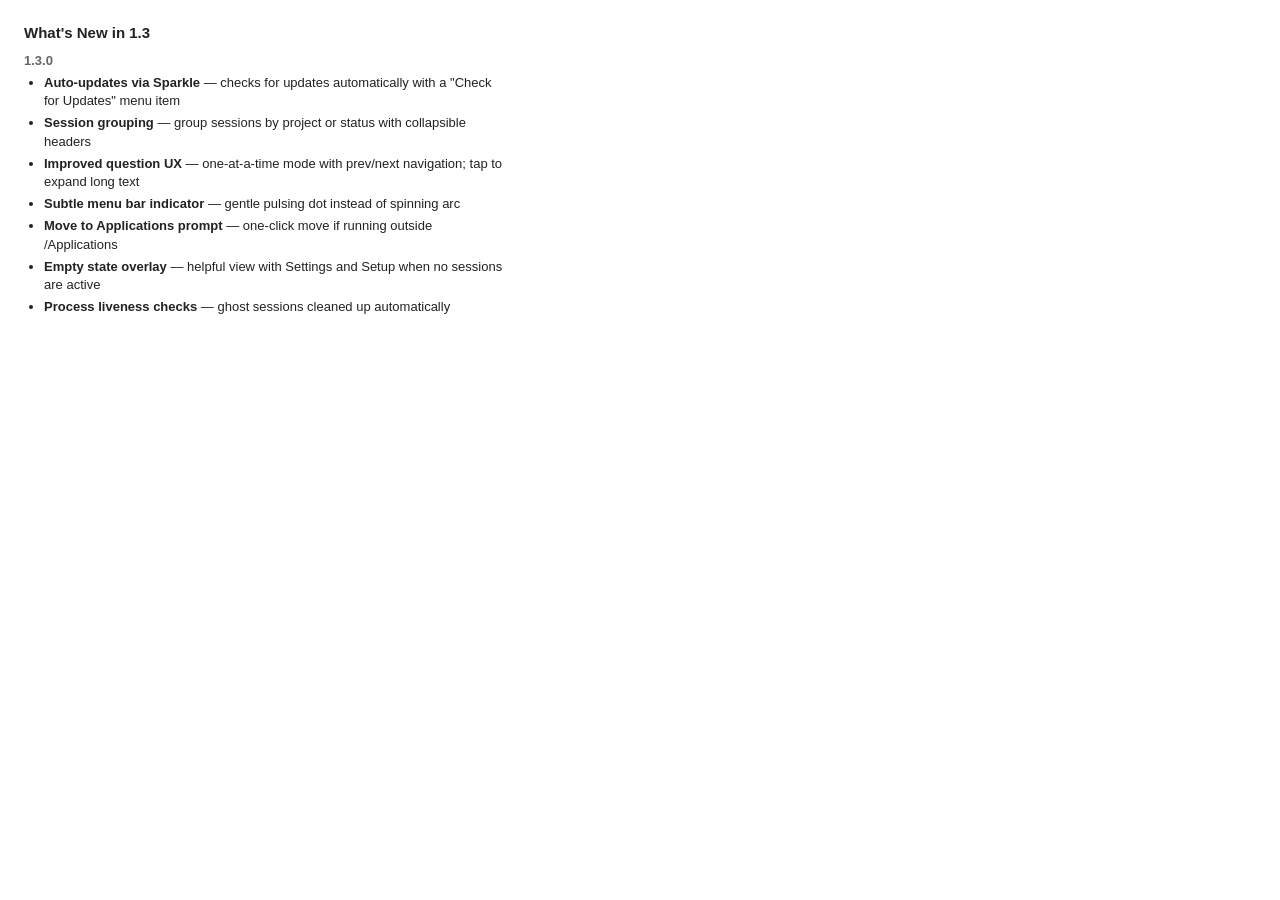
<file: docs/releasenotes/1.3.0.html>
<!DOCTYPE html>
<html>
<head>
<meta charset="utf-8">
<style>
  body { font-family: -apple-system, BlinkMacSystemFont, sans-serif; font-size: 13px; color: #222; padding: 16px; max-width: 480px; }
  h2 { font-size: 15px; margin: 16px 0 8px; }
  h2:first-child { margin-top: 0; }
  h3 { font-size: 13px; margin: 12px 0 6px; color: #666; }
  ul { padding-left: 20px; margin: 4px 0; }
  li { margin: 4px 0; line-height: 1.4; }
  strong { font-weight: 600; }
  @media (prefers-color-scheme: dark) {
    body { color: #ddd; background: #1a1a1a; }
    h3 { color: #999; }
  }
</style>
</head>
<body>

<h2>What's New in 1.3</h2>

<h3>1.3.0</h3>
<ul>
  <li><strong>Auto-updates via Sparkle</strong> — checks for updates automatically with a "Check for Updates" menu item</li>
  <li><strong>Session grouping</strong> — group sessions by project or status with collapsible headers</li>
  <li><strong>Improved question UX</strong> — one-at-a-time mode with prev/next navigation; tap to expand long text</li>
  <li><strong>Subtle menu bar indicator</strong> — gentle pulsing dot instead of spinning arc</li>
  <li><strong>Move to Applications prompt</strong> — one-click move if running outside /Applications</li>
  <li><strong>Empty state overlay</strong> — helpful view with Settings and Setup when no sessions are active</li>
  <li><strong>Process liveness checks</strong> — ghost sessions cleaned up automatically</li>
</ul>

</body>
</html>
</file>
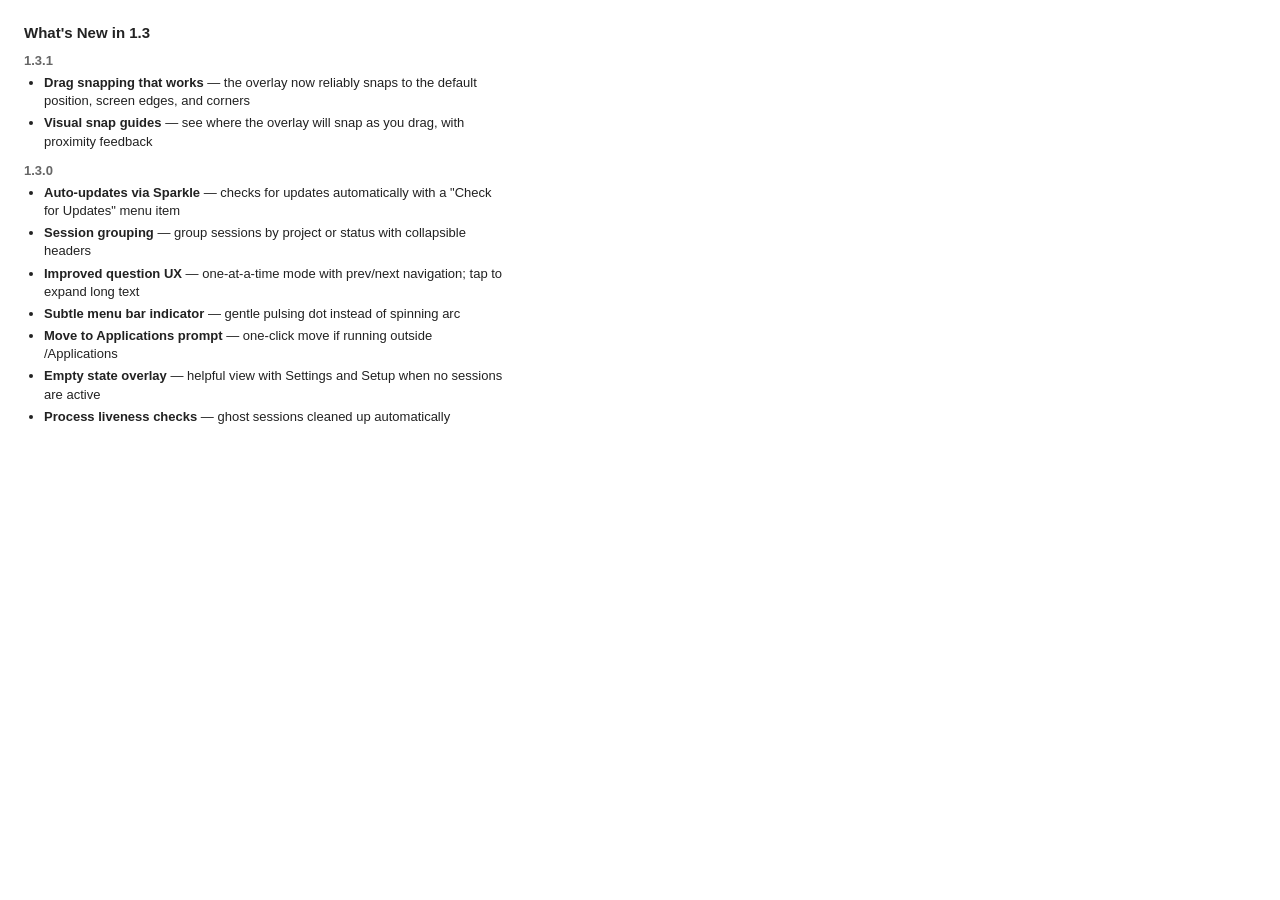
<file: docs/releasenotes/1.3.1.html>
<!DOCTYPE html>
<html>
<head>
<meta charset="utf-8">
<style>
  body { font-family: -apple-system, BlinkMacSystemFont, sans-serif; font-size: 13px; color: #222; padding: 16px; max-width: 480px; }
  h2 { font-size: 15px; margin: 16px 0 8px; }
  h2:first-child { margin-top: 0; }
  h3 { font-size: 13px; margin: 12px 0 6px; color: #666; }
  ul { padding-left: 20px; margin: 4px 0; }
  li { margin: 4px 0; line-height: 1.4; }
  strong { font-weight: 600; }
  hr { border: none; border-top: 1px solid #e0e0e0; margin: 16px 0; }
  @media (prefers-color-scheme: dark) {
    body { color: #ddd; background: #1a1a1a; }
    h3 { color: #999; }
    hr { border-color: #333; }
  }
</style>
</head>
<body>

<h2>What's New in 1.3</h2>

<h3>1.3.1</h3>
<ul>
  <li><strong>Drag snapping that works</strong> — the overlay now reliably snaps to the default position, screen edges, and corners</li>
  <li><strong>Visual snap guides</strong> — see where the overlay will snap as you drag, with proximity feedback</li>
</ul>

<h3>1.3.0</h3>
<ul>
  <li><strong>Auto-updates via Sparkle</strong> — checks for updates automatically with a "Check for Updates" menu item</li>
  <li><strong>Session grouping</strong> — group sessions by project or status with collapsible headers</li>
  <li><strong>Improved question UX</strong> — one-at-a-time mode with prev/next navigation; tap to expand long text</li>
  <li><strong>Subtle menu bar indicator</strong> — gentle pulsing dot instead of spinning arc</li>
  <li><strong>Move to Applications prompt</strong> — one-click move if running outside /Applications</li>
  <li><strong>Empty state overlay</strong> — helpful view with Settings and Setup when no sessions are active</li>
  <li><strong>Process liveness checks</strong> — ghost sessions cleaned up automatically</li>
</ul>

</body>
</html>
</file>
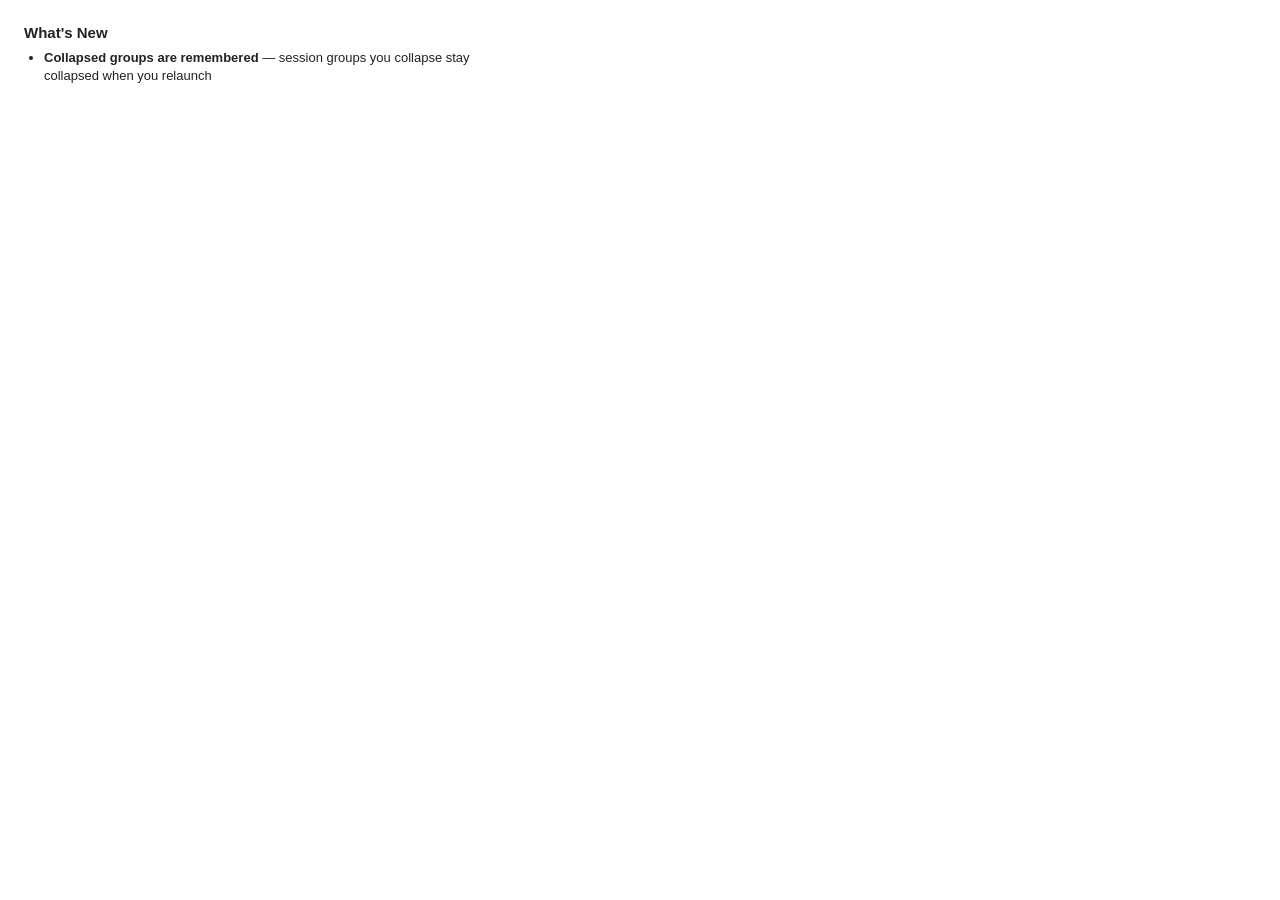
<file: docs/releasenotes/1.3.2.html>
<!DOCTYPE html>
<html>
<head>
<meta charset="utf-8">
<style>
  body { font-family: -apple-system, BlinkMacSystemFont, sans-serif; font-size: 13px; color: #222; padding: 16px; max-width: 480px; }
  h2 { font-size: 15px; margin: 16px 0 8px; }
  h2:first-child { margin-top: 0; }
  ul { padding-left: 20px; margin: 4px 0; }
  li { margin: 4px 0; line-height: 1.4; }
  strong { font-weight: 600; }
  @media (prefers-color-scheme: dark) {
    body { color: #ddd; background: #1a1a1a; }
  }
</style>
</head>
<body>

<h2>What's New</h2>
<ul>
  <li><strong>Collapsed groups are remembered</strong> — session groups you collapse stay collapsed when you relaunch</li>
</ul>

</body>
</html>
</file>
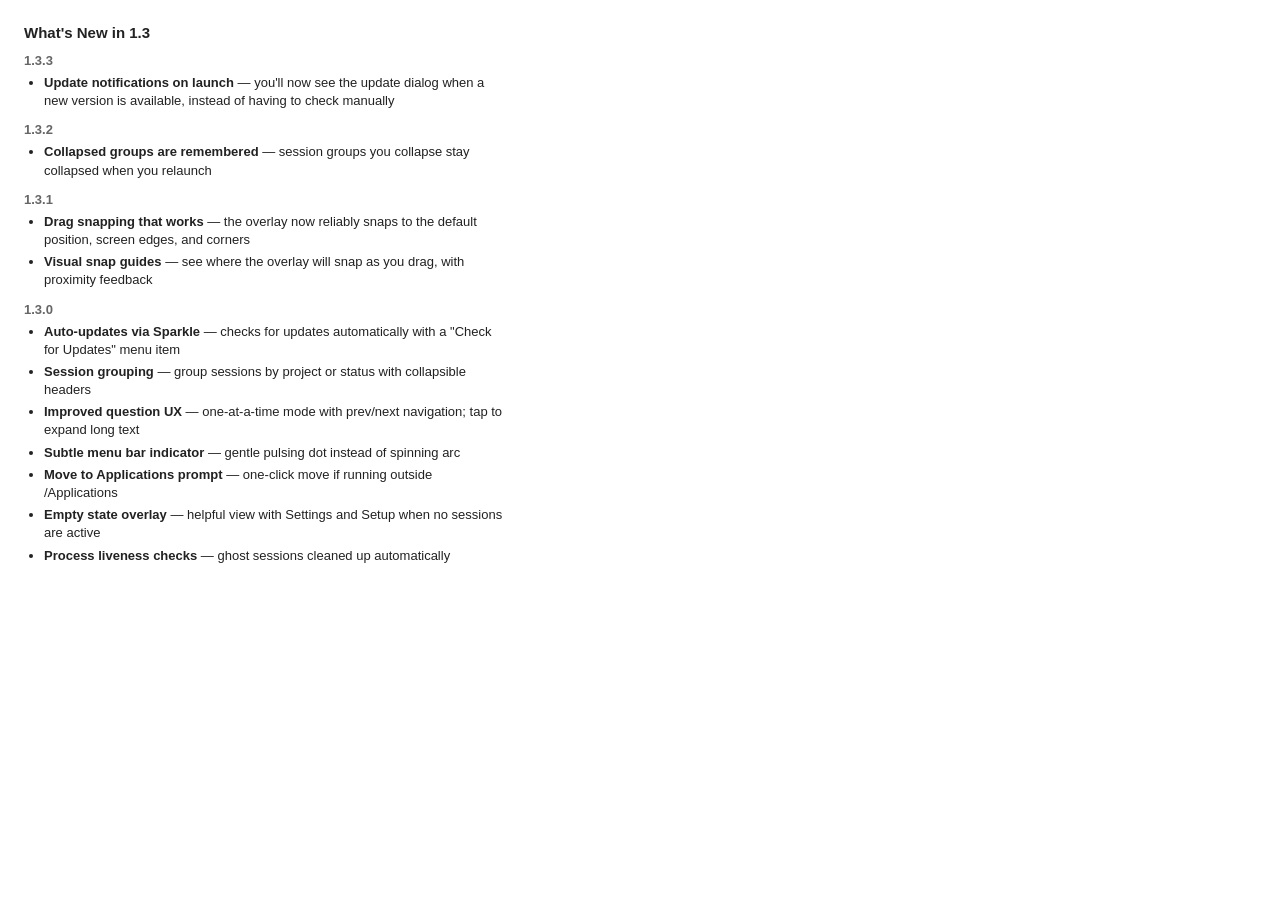
<file: docs/releasenotes/1.3.3.html>
<!DOCTYPE html>
<html>
<head>
<meta charset="utf-8">
<style>
  body { font-family: -apple-system, BlinkMacSystemFont, sans-serif; font-size: 13px; color: #222; padding: 16px; max-width: 480px; }
  h2 { font-size: 15px; margin: 16px 0 8px; }
  h2:first-child { margin-top: 0; }
  h3 { font-size: 13px; margin: 12px 0 6px; color: #666; }
  ul { padding-left: 20px; margin: 4px 0; }
  li { margin: 4px 0; line-height: 1.4; }
  strong { font-weight: 600; }
  hr { border: none; border-top: 1px solid #e0e0e0; margin: 16px 0; }
  @media (prefers-color-scheme: dark) {
    body { color: #ddd; background: #1a1a1a; }
    h3 { color: #999; }
    hr { border-color: #333; }
  }
</style>
</head>
<body>

<h2>What's New in 1.3</h2>

<h3>1.3.3</h3>
<ul>
  <li><strong>Update notifications on launch</strong> — you'll now see the update dialog when a new version is available, instead of having to check manually</li>
</ul>

<h3>1.3.2</h3>
<ul>
  <li><strong>Collapsed groups are remembered</strong> — session groups you collapse stay collapsed when you relaunch</li>
</ul>

<h3>1.3.1</h3>
<ul>
  <li><strong>Drag snapping that works</strong> — the overlay now reliably snaps to the default position, screen edges, and corners</li>
  <li><strong>Visual snap guides</strong> — see where the overlay will snap as you drag, with proximity feedback</li>
</ul>

<h3>1.3.0</h3>
<ul>
  <li><strong>Auto-updates via Sparkle</strong> — checks for updates automatically with a "Check for Updates" menu item</li>
  <li><strong>Session grouping</strong> — group sessions by project or status with collapsible headers</li>
  <li><strong>Improved question UX</strong> — one-at-a-time mode with prev/next navigation; tap to expand long text</li>
  <li><strong>Subtle menu bar indicator</strong> — gentle pulsing dot instead of spinning arc</li>
  <li><strong>Move to Applications prompt</strong> — one-click move if running outside /Applications</li>
  <li><strong>Empty state overlay</strong> — helpful view with Settings and Setup when no sessions are active</li>
  <li><strong>Process liveness checks</strong> — ghost sessions cleaned up automatically</li>
</ul>

</body>
</html>
</file>
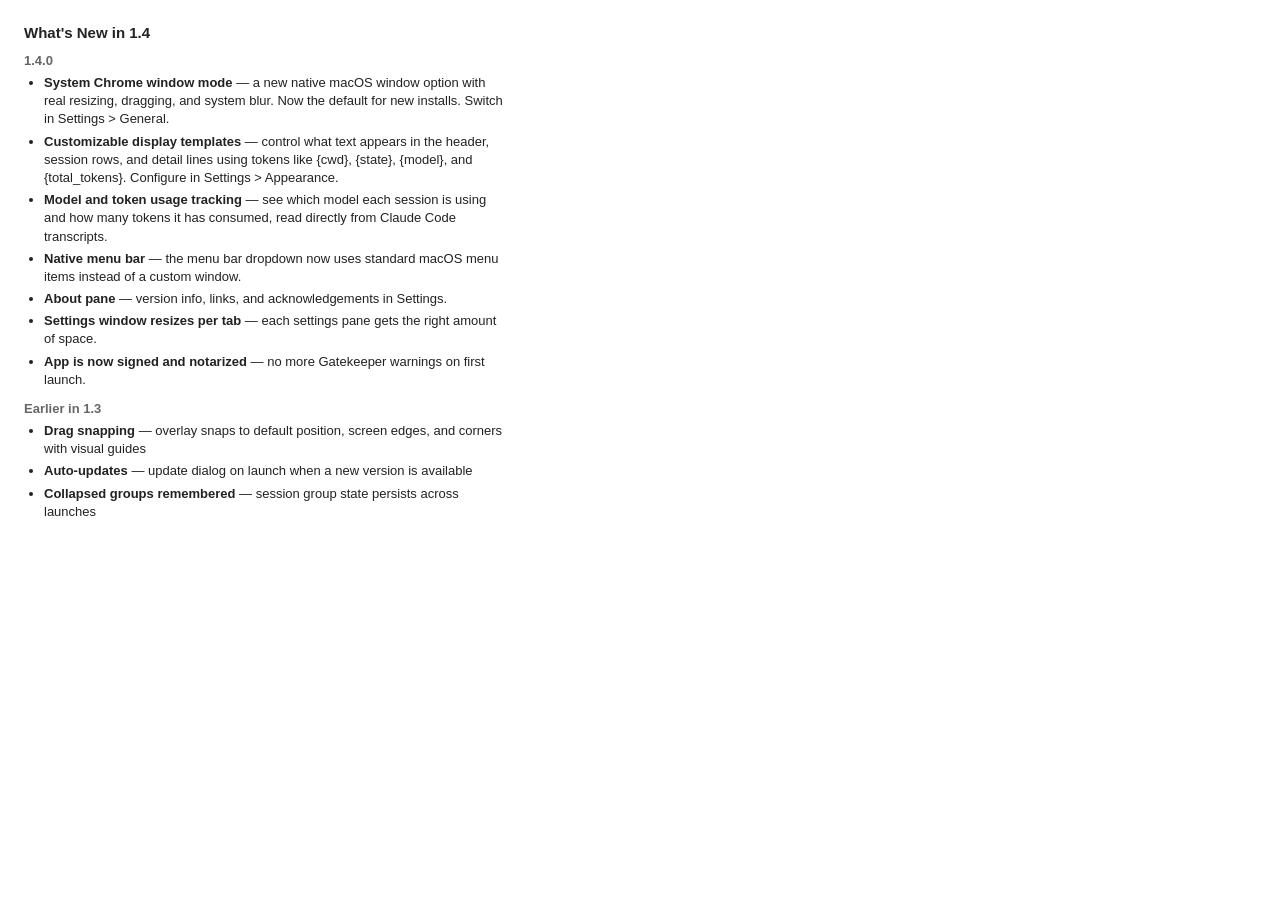
<file: docs/releasenotes/1.4.0.html>
<!DOCTYPE html>
<html>
<head>
<meta charset="utf-8">
<style>
  body { font-family: -apple-system, BlinkMacSystemFont, sans-serif; font-size: 13px; color: #222; padding: 16px; max-width: 480px; }
  h2 { font-size: 15px; margin: 16px 0 8px; }
  h2:first-child { margin-top: 0; }
  h3 { font-size: 13px; margin: 12px 0 6px; color: #666; }
  ul { padding-left: 20px; margin: 4px 0; }
  li { margin: 4px 0; line-height: 1.4; }
  strong { font-weight: 600; }
  hr { border: none; border-top: 1px solid #e0e0e0; margin: 16px 0; }
  @media (prefers-color-scheme: dark) {
    body { color: #ddd; background: #1a1a1a; }
    h3 { color: #999; }
    hr { border-color: #333; }
  }
</style>
</head>
<body>

<h2>What's New in 1.4</h2>

<h3>1.4.0</h3>
<ul>
  <li><strong>System Chrome window mode</strong> — a new native macOS window option with real resizing, dragging, and system blur. Now the default for new installs. Switch in Settings > General.</li>
  <li><strong>Customizable display templates</strong> — control what text appears in the header, session rows, and detail lines using tokens like {cwd}, {state}, {model}, and {total_tokens}. Configure in Settings > Appearance.</li>
  <li><strong>Model and token usage tracking</strong> — see which model each session is using and how many tokens it has consumed, read directly from Claude Code transcripts.</li>
  <li><strong>Native menu bar</strong> — the menu bar dropdown now uses standard macOS menu items instead of a custom window.</li>
  <li><strong>About pane</strong> — version info, links, and acknowledgements in Settings.</li>
  <li><strong>Settings window resizes per tab</strong> — each settings pane gets the right amount of space.</li>
  <li><strong>App is now signed and notarized</strong> — no more Gatekeeper warnings on first launch.</li>
</ul>

<h3>Earlier in 1.3</h3>
<ul>
  <li><strong>Drag snapping</strong> — overlay snaps to default position, screen edges, and corners with visual guides</li>
  <li><strong>Auto-updates</strong> — update dialog on launch when a new version is available</li>
  <li><strong>Collapsed groups remembered</strong> — session group state persists across launches</li>
</ul>

</body>
</html>
</file>
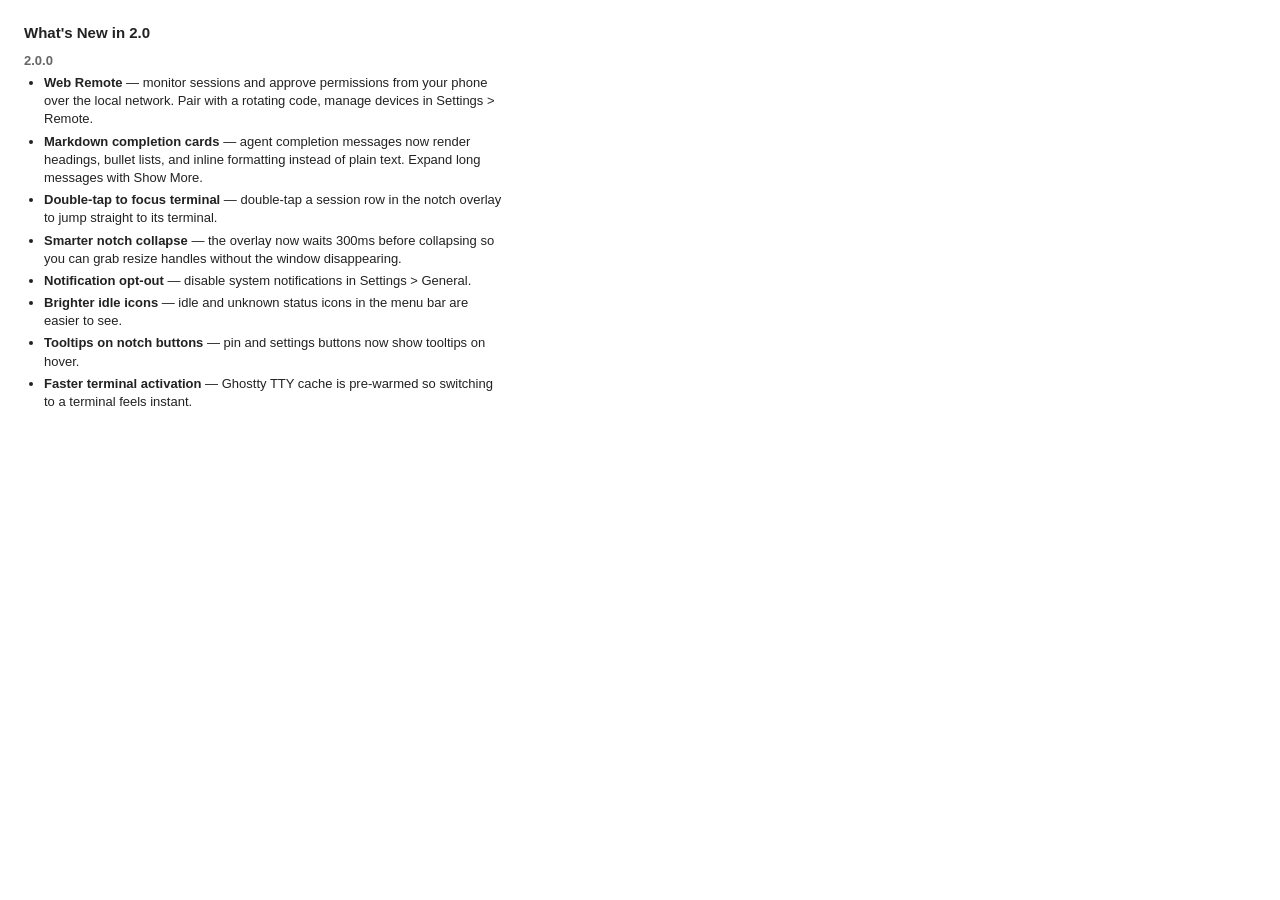
<file: docs/releasenotes/2.0.0.html>
<!DOCTYPE html>
<html>
<head>
<meta charset="utf-8">
<style>
  body { font-family: -apple-system, BlinkMacSystemFont, sans-serif; font-size: 13px; color: #222; padding: 16px; max-width: 480px; }
  h2 { font-size: 15px; margin: 16px 0 8px; }
  h2:first-child { margin-top: 0; }
  h3 { font-size: 13px; margin: 12px 0 6px; color: #666; }
  ul { padding-left: 20px; margin: 4px 0; }
  li { margin: 4px 0; line-height: 1.4; }
  strong { font-weight: 600; }
  hr { border: none; border-top: 1px solid #e0e0e0; margin: 16px 0; }
  @media (prefers-color-scheme: dark) {
    body { color: #ddd; background: #1a1a1a; }
    h3 { color: #999; }
    hr { border-color: #333; }
  }
</style>
</head>
<body>

<h2>What's New in 2.0</h2>

<h3>2.0.0</h3>
<ul>
  <li><strong>Web Remote</strong> — monitor sessions and approve permissions from your phone over the local network. Pair with a rotating code, manage devices in Settings > Remote.</li>
  <li><strong>Markdown completion cards</strong> — agent completion messages now render headings, bullet lists, and inline formatting instead of plain text. Expand long messages with Show More.</li>
  <li><strong>Double-tap to focus terminal</strong> — double-tap a session row in the notch overlay to jump straight to its terminal.</li>
  <li><strong>Smarter notch collapse</strong> — the overlay now waits 300ms before collapsing so you can grab resize handles without the window disappearing.</li>
  <li><strong>Notification opt-out</strong> — disable system notifications in Settings > General.</li>
  <li><strong>Brighter idle icons</strong> — idle and unknown status icons in the menu bar are easier to see.</li>
  <li><strong>Tooltips on notch buttons</strong> — pin and settings buttons now show tooltips on hover.</li>
  <li><strong>Faster terminal activation</strong> — Ghostty TTY cache is pre-warmed so switching to a terminal feels instant.</li>
</ul>

</body>
</html>
</file>
